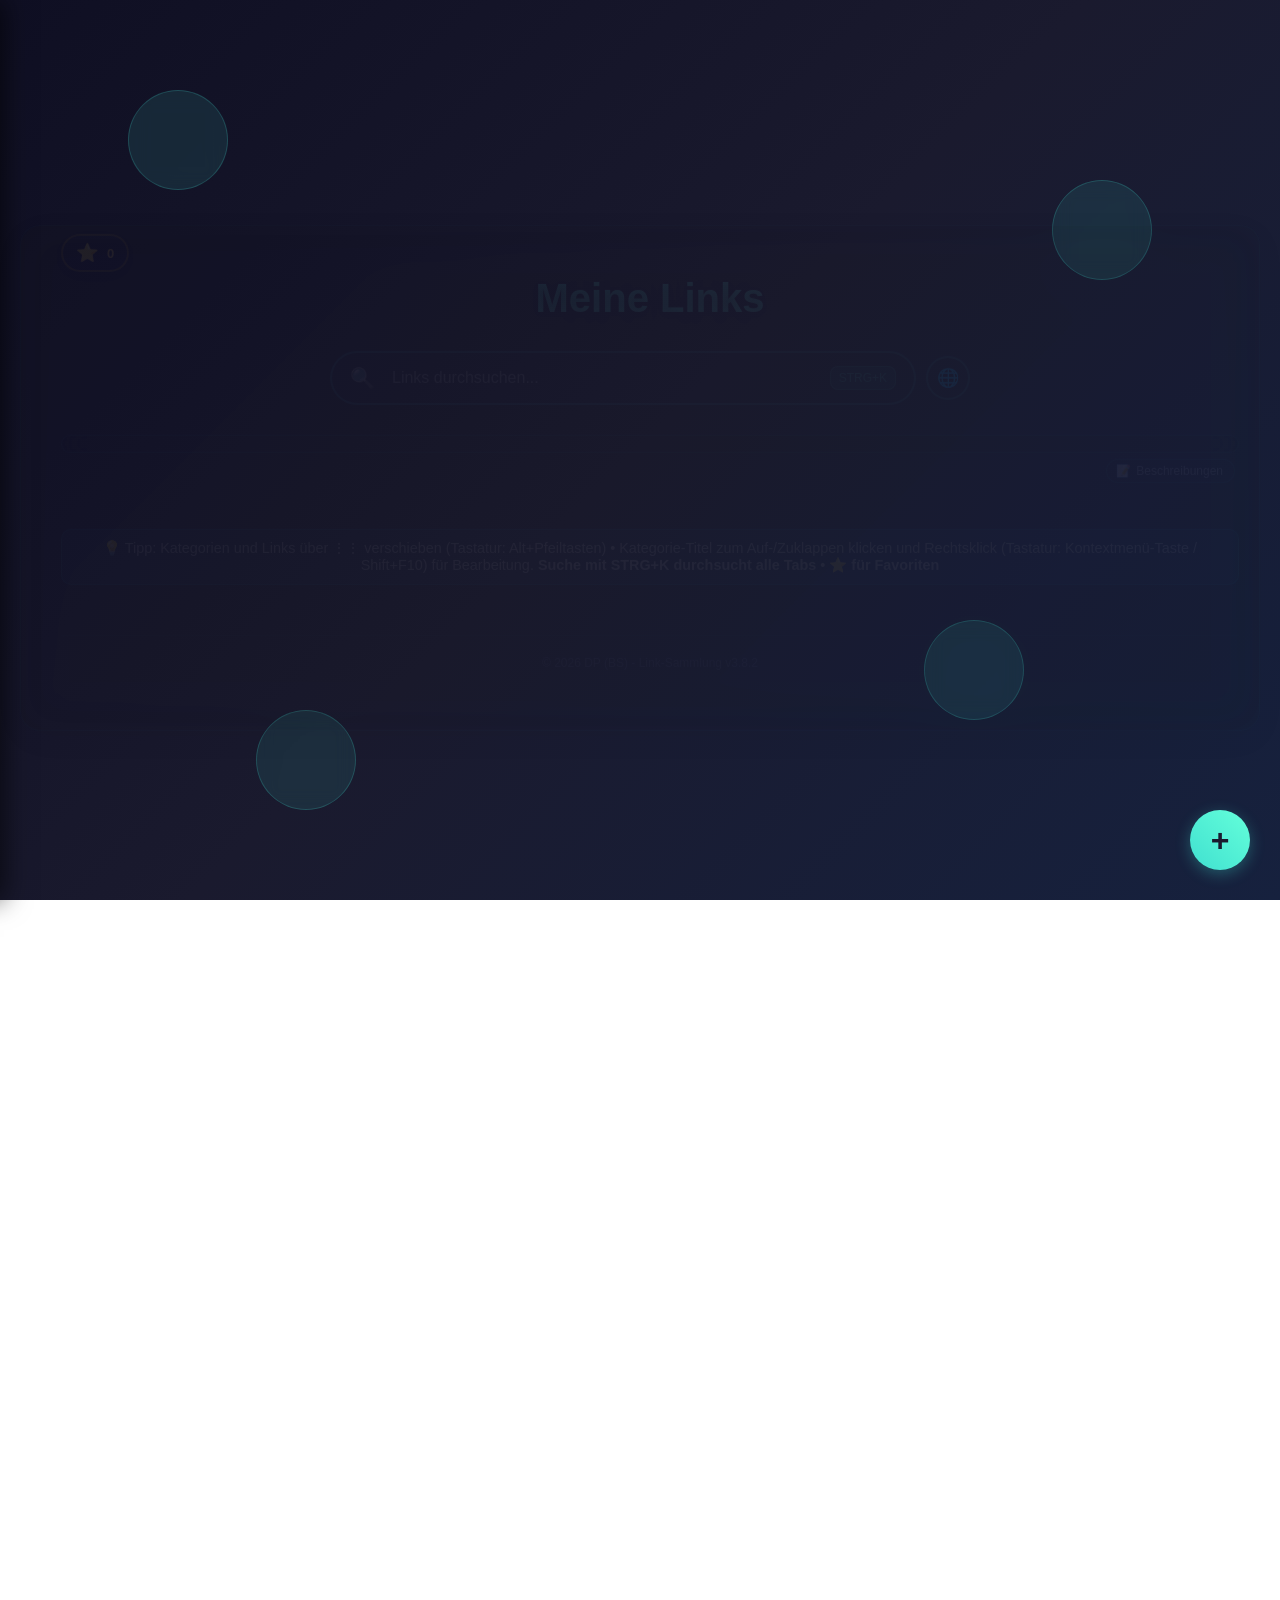
<file: index.html>
<!DOCTYPE html>
<html lang="de">
<head>
    <meta charset="UTF-8">
    <meta http-equiv="refresh" content="0; url=Linksammlung.html">
    <title>Linksammlung</title>
</head>
<body>
    <p>Weiterleitung zur <a href="Linksammlung.html">Linksammlung</a>…</p>
</body>
</html>
</file>
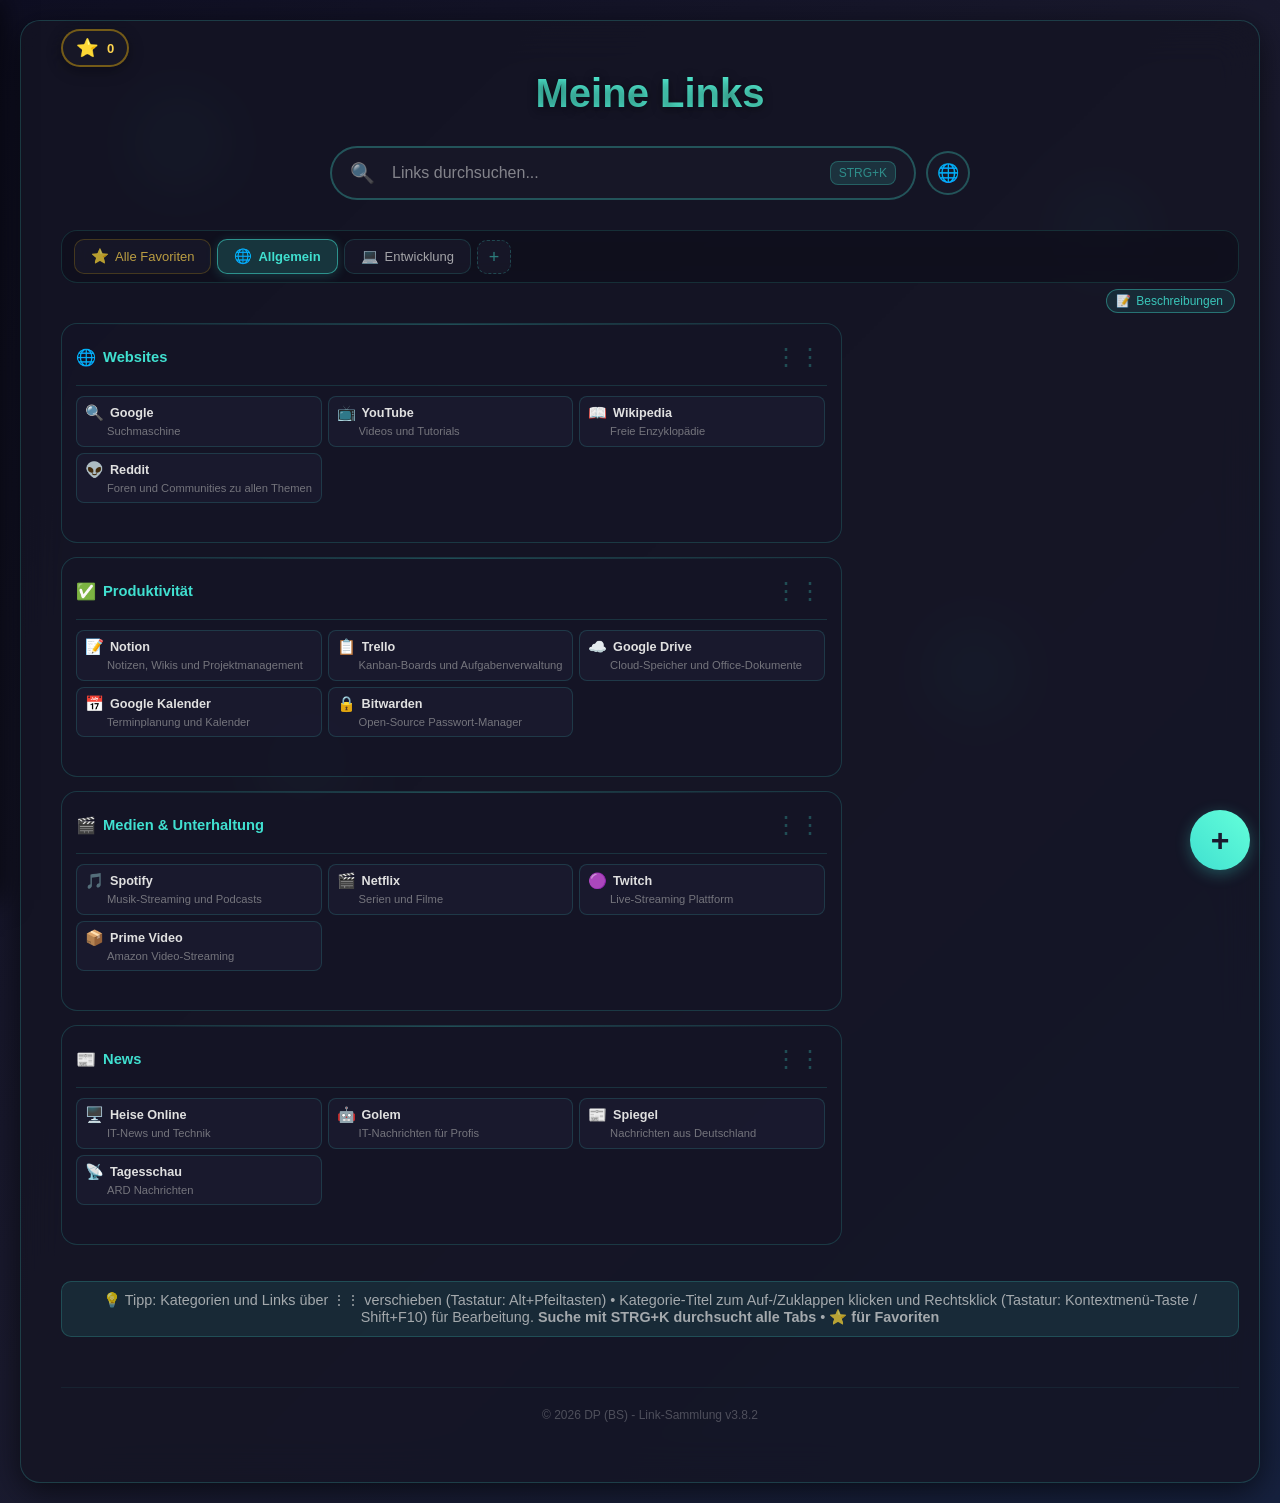
<file: Linksammlung.html>
<!DOCTYPE html>
<html lang="de">
<head>
    <meta charset="UTF-8">
    <meta name="viewport" content="width=device-width, initial-scale=1.0">
    <title>Meine Links</title>
    <link rel="stylesheet" href=".\CSS\styles.css">
</head>
<body>
    <div class="background-animation">
        <div class="floating-shapes"></div>
        <div class="floating-shapes"></div>
        <div class="floating-shapes"></div>
        <div class="floating-shapes"></div>
    </div>

    <div class="container">
        <!-- Top-Bar: Favoriten-Toggle + angepinnte Links -->
        <div class="top-bar">
            <button class="top-bar-fav-btn" id="favoritesToggle" onclick="toggleFavorites()" aria-label="Favoriten anzeigen">
                <span class="favorites-icon">⭐</span>
                <span class="favorites-count" id="favoritesCount">0</span>
            </button>
            <div class="top-bar-pinned" id="pinnedBar"></div>
        </div>

        <h1>Meine Links</h1>

        <!-- Suchleiste (global, über allen Tabs) -->
        <div class="search-container">
            <div style="position: relative;">
                <input type="text"
                       class="search-input"
                       id="searchInput"
                       placeholder="Links durchsuchen..."
                       autocomplete="off">
                <div class="search-shortcut">STRG+K</div>
                <span class="search-icon">🔍</span>
            </div>
            <button class="search-scope-btn" id="searchScopeBtn"
                    onclick="toggleSearchScope()"
                    aria-label="Suchbereich umschalten"
                    title="Alle Tabs durchsuchen (klicken: nur aktiver Tab)">🌐</button>
        </div>

        <!-- ================================================
             TAB-LEISTE + ANSICHTS-OPTIONEN
             ================================================ -->
        <div class="tab-bar" id="tabBar">
            <!-- Wird dynamisch durch tabs.js befüllt -->
        </div>

        <!-- Ansichts-Optionen (Beschreibungen-Toggle) -->
        <div class="view-options-bar">
            <button class="desc-toggle-btn" id="descriptionToggleBtn" onclick="toggleDescriptionMode()" title="Umschalten: Beschreibungen immer sichtbar / nur bei Hover anzeigen">
                <span id="descToggleIcon">📝</span>
                <span id="descToggleText">Beschreibungen</span>
            </button>
        </div>

        <!-- Versteckte File-Inputs -->
        <input type="file" id="fileInput"         accept=".json" onchange="importConfig(event)">
        <input type="file" id="linkFileInput"     accept=".json" onchange="importSingleLink(event)">
        <input type="file" id="categoryFileInput" accept=".json" onchange="importSingleCategory(event)">
        <input type="file" id="bookmarkFileInput" accept=".html,.htm" style="display:none;" onchange="importBrowserBookmarks(event)">

        <div id="categoriesContainer">
            <!-- Kategorien werden hier dynamisch eingefügt -->
        </div>
        <br>
        <br>
        <div class="drag-info">
            💡 Tipp:
            Kategorien und Links über ⋮⋮ verschieben (Tastatur: Alt+Pfeiltasten) • Kategorie-Titel zum Auf-/Zuklappen klicken und Rechtsklick (Tastatur: Kontextmenü-Taste / Shift+F10) für Bearbeitung.
            <strong>Suche mit STRG+K durchsucht alle Tabs</strong> • <strong>⭐ für Favoriten</strong>
        </div>

        <div class="copyright">
            © 2026 DP (BS) - Link-Sammlung v3.8.2
        </div>
    </div>

    <!-- ================================================
         SUCH-OVERLAY
         ================================================ -->
    <div class="search-overlay" id="searchOverlay">
        <div class="search-modal">
            <div class="search-modal-header">
                <input type="text"
                       class="search-modal-input"
                       id="searchModalInput"
                       placeholder="Links durchsuchen (alle Tabs)..."
                       autocomplete="off">
            </div>
            <div class="search-results" id="searchResults">
                <!-- Suchergebnisse werden hier eingefügt -->
            </div>
            <div class="search-footer">
                <div class="search-hints">
                    <div class="search-hint">
                        <span class="search-hint-key">↵</span>
                        <span>Öffnen</span>
                    </div>
                    <div class="search-hint">
                        <span class="search-hint-key">↑↓</span>
                        <span>Navigieren</span>
                    </div>
                    <div class="search-hint">
                        <span class="search-hint-key">ESC</span>
                        <span>Schließen</span>
                    </div>
                </div>
                <div class="search-stats" id="searchStats">
                    <!-- Statistiken werden hier eingefügt -->
                </div>
            </div>
        </div>
    </div>

    <!-- Toast-Notification -->
    <div class="status-message" id="statusMessage"></div>

    <!-- ================================================
         HAUPTMENÜ (+ Button)
         ================================================ -->
    <div class="menu-submenu" id="menuSubmenu">

        <div class="submenu-section">
            <div class="submenu-section-title">📝 Hinzufügen</div>
            <div class="submenu-list">
                <div class="submenu-item primary" onclick="openModal()">
                    <span>➕</span> Neuen Link hinzufügen
                </div>
                <div class="submenu-item" onclick="openCategoryModal()">
                    <span>📁</span> Neue Kategorie erstellen
                </div>
            </div>
        </div>

        <div class="submenu-section">
            <div class="submenu-section-title">👁️ Ansicht</div>
            <div class="submenu-list">
                <div class="submenu-item" onclick="expandAllCategories()">
                    <span>📖</span> Alle Kategorien aufklappen
                </div>
                <div class="submenu-item" onclick="collapseAllCategories()">
                    <span>📋</span> Alle Kategorien zuklappen
                </div>
            </div>
        </div>

        <div class="submenu-section">
            <div class="submenu-section-title">📥 Importieren</div>
            <div class="submenu-list">
                <div class="submenu-item" onclick="document.getElementById('fileInput').click()">
                    <span>📂</span> Konfiguration laden
                </div>
                <div class="submenu-item" onclick="document.getElementById('categoryFileInput').click()">
                    <span>📁</span> Kategorie importieren
                </div>
                <div class="submenu-item" onclick="document.getElementById('linkFileInput').click()">
                    <span>🔗</span> Link importieren
                </div>
                <div class="submenu-item" onclick="document.getElementById('bookmarkFileInput').click()">
                    <span>🌐</span> Browser-Lesezeichen
                </div>
            </div>
        </div>

        <div class="submenu-section">
            <div class="submenu-section-title">💾 Exportieren</div>
            <div class="submenu-list">
                <div class="submenu-item" onclick="exportConfig()">
                    <span>💾</span> Konfiguration exportieren
                </div>
                <div class="submenu-item" onclick="previewDefaultConfig()">
                    <span>💫</span> Default-Config (Tab)
                </div>
                <div class="submenu-item" onclick="previewAllDefaultConfigs()">
                    <span>📦</span> Alle Default-Configs
                </div>
            </div>
        </div>

        <div class="submenu-section">
            <div class="submenu-section-title">🛠️ Verwaltung</div>
            <div class="submenu-list">
                <div class="submenu-item" onclick="openLinkOverview()">
                    <span>📋</span> Alle Links (Übersicht)
                </div>
                <div class="submenu-item" onclick="openDuplicatesModal()">
                    <span>🔍</span> Duplikate prüfen
                </div>
            </div>
        </div>

        <div class="submenu-section">
            <div class="submenu-item danger" onclick="resetToDefault()">
                <span>🔄</span> Auf Standard zurücksetzen
            </div>
        </div>

    </div>

    <button class="add-link" id="mainMenuButton" onclick="toggleMenu()" aria-label="Menü" aria-haspopup="menu" aria-expanded="false">+</button>

    <!-- ================================================
         KONTEXT-MENÜS
         ================================================ -->
    <div class="context-menu" id="contextMenu">
        <div class="context-menu-item" onclick="toggleLinkFavorite()">
            <span id="favoriteToggleIcon">⭐</span> <span id="favoriteToggleText">Als Favorit setzen</span>
        </div>
        <div class="context-menu-item" onclick="toggleLinkPinned()">
            <span id="pinnedToggleIcon">📌</span> <span id="pinnedToggleText">Anpinnen</span>
        </div>
        <div class="context-menu-item" onclick="editLink()">
            <span>✏️</span> Bearbeiten
        </div>
        <div class="context-menu-item" onclick="openMoveLinkModal()">
            <span>🔀</span> In Tab verschieben
        </div>
        <div class="context-menu-item export" onclick="exportSingleLink()">
            <span>📤</span> Exportieren
        </div>
        <div class="context-menu-item delete" onclick="deleteLink()">
            <span>🗑️</span> Löschen
        </div>
    </div>

    <div class="context-menu" id="categoryContextMenu">
        <div class="context-menu-item" onclick="editCategory()">
            <span>✏️</span> Kategorie bearbeiten
        </div>
        <div class="context-menu-item toggle" onclick="toggleCategoryFromContext()">
            <span>👁️</span> Kategorie auf-/zuklappen
        </div>
        <div class="context-menu-item" onclick="openMoveCategoryModal()">
            <span>🔀</span> In Tab verschieben
        </div>
        <div class="context-menu-item export" onclick="exportSingleCategory()">
            <span>📤</span> Kategorie exportieren
        </div>
        <div class="context-menu-item delete" onclick="deleteCategory()">
            <span>🗑️</span> Kategorie löschen
        </div>
    </div>

    <!-- Tab-Kontext-Menü (Rechtsklick auf Tab) -->
    <div class="context-menu" id="tabContextMenu">
        <div class="context-menu-item" onclick="renameTabFromContext()">
            <span>✏️</span> Tab umbenennen
        </div>
        <div class="context-menu-item" id="tabContextHide" onclick="toggleTabVisibilityFromContext()">
            <span>👁️</span> <span id="tabContextHideLabel">Tab ausblenden</span>
        </div>
        <div class="context-menu-item" onclick="openMergeTabModal()">
            <span>🔀</span> Mit Tab zusammenführen
        </div>
        <div class="context-menu-item delete" id="tabContextDelete" onclick="deleteTabFromContext()">
            <span>🗑️</span> Tab löschen
        </div>
    </div>

    <!-- ================================================
         MODALS
         ================================================ -->

    <!-- Link hinzufügen / bearbeiten -->
    <div class="modal" id="linkModal">
        <div class="modal-content">
            <h2>Neuen Link hinzufügen</h2>
            <form id="linkForm">
                <div class="form-group" id="linkCategoryGroup">
                    <label>Kategorie</label>
                    <select id="linkCategory" required>
                        <option value="">Kategorie auswählen</option>
                    </select>
                </div>
                <div class="form-group">
                    <label>Titel</label>
                    <input type="text" id="linkTitle" placeholder="Link-Titel" required>
                </div>
                <div class="form-group">
                    <label>URL</label>
                    <input type="url" id="linkUrl" placeholder="https://example.com" required>
                </div>
                <div class="form-group">
                    <label>Beschreibung</label>
                    <textarea id="linkDescription" placeholder="Kurze Beschreibung" rows="3"></textarea>
                </div>
                <div class="form-group">
                    <label>Icon (Emoji) <span style="color: rgba(224, 224, 224, 0.6); font-size: 0.9em;">(optional)</span></label>
                    <div class="emoji-input-container">
                        <input type="text" id="linkIcon" placeholder="🔗 (Standard)" maxlength="2">
                        <div class="emoji-trigger" onclick="toggleEmojiPicker('linkIcon')">😊</div>
                    </div>
                    <div class="emoji-picker" id="linkIconPicker">
                        <div class="emoji-picker-header">
                            <input type="text" class="emoji-search" placeholder="Emoji suchen..." onkeyup="searchEmojis(this.value, 'linkIconPicker')">
                            <div class="emoji-categories" id="linkIconCategories"></div>
                        </div>
                        <div class="emoji-grid" id="linkIconGrid"></div>
                    </div>
                </div>
                <div class="form-group">
                    <label style="margin-bottom: 12px;">Favoriten-Einstellung</label>
                    <div class="favorites-checkbox-group" id="favoritesGroup">
                        <input type="checkbox" id="linkFavorite" class="hidden-checkbox">
                        <div class="custom-checkbox"></div>
                        <label for="linkFavorite" class="favorites-label-content">
                            <span class="favorites-icon">⭐</span>
                            <div class="favorites-text">Als Favorit setzen</div>
                        </label>
                    </div>
                </div>
                <div class="form-buttons">
                    <button type="button" class="btn btn-secondary" onclick="closeModal()">Abbrechen</button>
                    <button type="submit" class="btn btn-primary">Hinzufügen</button>
                </div>
            </form>
        </div>
    </div>

    <!-- Kategorie erstellen / bearbeiten -->
    <div class="modal" id="categoryModal">
        <div class="modal-content">
            <h2>Neue Kategorie erstellen</h2>
            <form id="categoryForm">
                <div class="form-group">
                    <label>Kategorie-Name</label>
                    <input type="text" id="categoryTitle" placeholder="z.B. Entwicklung, Tools, etc." required>
                </div>
                <div class="form-group">
                    <label>Icon (Emoji) <span style="color: rgba(224, 224, 224, 0.6); font-size: 0.9em;">(optional)</span></label>
                    <div class="emoji-input-container">
                        <input type="text" id="categoryIcon" placeholder="📁 (Standard)" maxlength="2">
                        <div class="emoji-trigger" onclick="toggleEmojiPicker('categoryIcon')">😊</div>
                    </div>
                    <div class="emoji-picker" id="categoryIconPicker">
                        <div class="emoji-picker-header">
                            <input type="text" class="emoji-search" placeholder="Emoji suchen..." onkeyup="searchEmojis(this.value, 'categoryIconPicker')">
                            <div class="emoji-categories" id="categoryIconCategories"></div>
                        </div>
                        <div class="emoji-grid" id="categoryIconGrid"></div>
                    </div>
                </div>
                <div class="form-buttons">
                    <button type="button" class="btn btn-secondary" onclick="closeCategoryModal()">Abbrechen</button>
                    <button type="submit" class="btn btn-primary">Erstellen</button>
                </div>
            </form>
        </div>
    </div>

    <!-- Kategorie auswählen (beim Link-Import) -->
    <div class="modal" id="categorySelectModal">
        <div class="modal-content">
            <h2>Kategorie auswählen</h2>
            <p id="categorySelectMessage">Wählen Sie eine Kategorie für den zu importierenden Link:</p>
            <div class="form-group">
                <label>Link-Titel</label>
                <input type="text" id="importLinkTitle" readonly>
            </div>
            <div class="form-group">
                <label>Link-URL</label>
                <input type="text" id="importLinkUrl" readonly>
            </div>
            <div class="form-group">
                <label>Zielkategorie / Option</label>
                <select id="importLinkCategory" required onchange="toggleNewCategoryFields()">
                    <option value="">Option auswählen</option>
                    <option value="__new__">📁 Neue Kategorie erstellen</option>
                </select>
            </div>
            <div id="newCategoryFields" style="display: none;">
                <div class="form-group">
                    <label>Neuer Kategorie-Name</label>
                    <input type="text" id="newCategoryTitle" placeholder="z.B. Neue Kategorie">
                </div>
                <div class="form-group">
                    <label>Kategorie-Icon <span style="color: rgba(224, 224, 224, 0.6); font-size: 0.9em;">(optional)</span></label>
                    <div class="emoji-input-container">
                        <input type="text" id="newCategoryIcon" placeholder="📁 (Standard)" maxlength="2">
                        <div class="emoji-trigger" onclick="toggleEmojiPicker('newCategoryIcon')">😊</div>
                    </div>
                    <div class="emoji-picker" id="newCategoryIconPicker">
                        <div class="emoji-picker-header">
                            <input type="text" class="emoji-search" placeholder="Emoji suchen..." onkeyup="searchEmojis(this.value, 'newCategoryIconPicker')">
                            <div class="emoji-categories" id="newCategoryIconCategories"></div>
                        </div>
                        <div class="emoji-grid" id="newCategoryIconGrid"></div>
                    </div>
                </div>
            </div>
            <div class="form-buttons">
                <button type="button" class="btn btn-secondary" onclick="closeCategorySelectModal()">Abbrechen</button>
                <button type="button" class="btn btn-primary" onclick="confirmLinkImport()">Importieren</button>
            </div>
        </div>
    </div>

    <!-- Leere Kategorie -->
    <div class="modal" id="emptyCategoryModal">
        <div class="modal-content">
            <h2>🗑️ Leere Kategorie gefunden</h2>
            <div id="emptyCategoryMessage" style="margin-bottom: 20px;"></div>
            <div class="form-buttons">
                <button type="button" class="btn btn-secondary" onclick="handleEmptyCategoryDecision(false)">
                    <span>📁</span> Kategorie behalten
                </button>
                <button type="button" class="btn btn-primary" onclick="handleEmptyCategoryDecision(true)">
                    <span>🗑️</span> Kategorie löschen
                </button>
            </div>
        </div>
    </div>

    <!-- Neuen Tab hinzufügen -->
    <div class="modal" id="addTabModal">
        <div class="modal-content" style="max-width: 450px;">
            <h2>Neuen Tab hinzufügen</h2>
            <div class="form-group">
                <label>Tab-Name</label>
                <input type="text" id="newTabLabel" placeholder="z.B. Gaming, Projekte, ..." maxlength="30">
            </div>
            <div class="form-group">
                <label>Icon (Emoji) <span style="color: rgba(224, 224, 224, 0.6); font-size: 0.9em;">(optional)</span></label>
                <div class="emoji-input-container">
                    <input type="text" id="newTabIcon" placeholder="📋 (Standard)" maxlength="2">
                    <div class="emoji-trigger" onclick="toggleEmojiPicker('newTabIcon')">😊</div>
                    <div class="emoji-picker" id="newTabIconPicker">
                        <div class="emoji-picker-header">
                            <input type="text" class="emoji-search" placeholder="Emoji suchen..." onkeyup="searchEmojis(this.value, 'newTabIconPicker')">
                            <div class="emoji-categories" id="newTabIconCategories"></div>
                        </div>
                        <div class="emoji-grid" id="newTabIconGrid"></div>
                    </div>
                </div>
            </div>
            <div class="form-buttons">
                <button type="button" class="btn btn-secondary" onclick="closeAddTabModal()">Abbrechen</button>
                <button type="button" class="btn btn-primary" onclick="confirmAddTab()">Tab erstellen</button>
            </div>
        </div>
    </div>

    <!-- Tab umbenennen -->
    <div class="modal" id="renameTabModal">
        <div class="modal-content" style="max-width: 450px;">
            <h2>Tab umbenennen</h2>
            <input type="hidden" id="renameTabId">
            <div class="form-group">
                <label>Neuer Name</label>
                <input type="text" id="renameTabLabel" placeholder="Tab-Name" maxlength="30">
            </div>
            <div class="form-group">
                <label>Icon (Emoji)</label>
                <div class="emoji-input-container">
                    <input type="text" id="renameTabIcon" placeholder="📋" maxlength="2">
                    <div class="emoji-trigger" onclick="toggleEmojiPicker('renameTabIcon')">😊</div>
                    <div class="emoji-picker" id="renameTabIconPicker">
                        <div class="emoji-picker-header">
                            <input type="text" class="emoji-search" placeholder="Emoji suchen..." onkeyup="searchEmojis(this.value, 'renameTabIconPicker')">
                            <div class="emoji-categories" id="renameTabIconCategories"></div>
                        </div>
                        <div class="emoji-grid" id="renameTabIconGrid"></div>
                    </div>
                </div>
            </div>
            <div class="form-buttons">
                <button type="button" class="btn btn-secondary" onclick="closeRenameTabModal()">Abbrechen</button>
                <button type="button" class="btn btn-primary" onclick="confirmRenameTab()">Speichern</button>
            </div>
        </div>
    </div>

    <!-- Browser-Lesezeichen importieren -->
    <div class="modal" id="bookmarkImportModal">
        <div class="modal-content" style="max-width: 700px;">
            <h2><span class="modal-emoji">🌐</span> Browser-Lesezeichen importieren</h2>
            <div class="bm-stats" id="bmStats"></div>
            <div class="bm-import-tree" id="bmImportTree"></div>
            <div id="bmRootLinksSection"></div>
            <div class="form-buttons">
                <button type="button" class="btn btn-secondary" onclick="closeBookmarkImportModal()">Abbrechen</button>
                <button type="button" class="btn btn-primary" onclick="confirmBookmarkImport()">
                    <span>📥</span> <span id="bmImportBtnText">Importieren</span>
                </button>
            </div>
        </div>
    </div>

    <!-- Link in anderen Tab verschieben -->
    <div class="modal" id="moveLinkModal" style="display:none;">
        <div class="modal-content" style="max-width:460px;">
            <h2><span class="modal-emoji">🔀</span> Link verschieben</h2>
            <p class="move-modal-info" id="moveLinkInfo"></p>
            <div class="form-group">
                <label>Ziel-Tab</label>
                <select class="form-input" id="moveLinkTargetTab" onchange="updateMoveLinkCategories()"></select>
            </div>
            <div class="form-group">
                <label>Ziel-Kategorie</label>
                <select class="form-input" id="moveLinkTargetCat" onchange="toggleMoveLinkNewCat()"></select>
            </div>
            <div class="form-group" id="moveLinkNewCatGroup" style="display:none;">
                <label>Name der neuen Kategorie</label>
                <input type="text" class="form-input" id="moveLinkNewCatName" placeholder="Kategorie-Name">
            </div>
            <div class="form-buttons">
                <button type="button" class="btn btn-secondary" onclick="closeMoveLinkModal()">Abbrechen</button>
                <button type="button" class="btn btn-primary" onclick="confirmMoveLink()">Verschieben</button>
            </div>
        </div>
    </div>

    <!-- Tabs zusammenführen -->
    <div class="modal" id="mergeTabModal" style="display:none;">
        <div class="modal-content" style="max-width:460px;">
            <h2><span class="modal-emoji">🔀</span> Tabs zusammenführen</h2>
            <p class="move-modal-info">
                Tab <strong id="mergeTabSourceName"></strong> wird aufgelöst und alle Kategorien
                in den Ziel-Tab eingefügt. Gleichnamige Kategorien werden zusammengeführt.
            </p>
            <div class="form-group">
                <label>Zusammenführen mit</label>
                <select class="form-input" id="mergeTabTarget"></select>
            </div>
            <div class="form-buttons">
                <button type="button" class="btn btn-secondary" onclick="closeMergeTabModal()">Abbrechen</button>
                <button type="button" class="btn btn-primary btn-danger-confirm" onclick="confirmMergeTab()">Zusammenführen</button>
            </div>
        </div>
    </div>

    <!-- Kategorie in anderen Tab verschieben -->
    <div class="modal" id="moveCategoryModal" style="display:none;">
        <div class="modal-content" style="max-width:460px;">
            <h2><span class="modal-emoji">🔀</span> Kategorie verschieben</h2>
            <p class="move-modal-info" id="moveCategoryInfo"></p>
            <div class="form-group">
                <label>Ziel-Tab</label>
                <select class="form-input" id="moveCategoryTargetTab"></select>
            </div>
            <div class="form-buttons">
                <button type="button" class="btn btn-secondary" onclick="closeMoveCategoryModal()">Abbrechen</button>
                <button type="button" class="btn btn-primary" onclick="confirmMoveCategory()">Verschieben</button>
            </div>
        </div>
    </div>

    <!-- Hinweis nach Default-Config-Export (Inhalt wird in _showSnippetHint() gesetzt) -->
    <div class="modal" id="snippetHintModal" style="display:none;">
        <div class="modal-content" style="max-width:520px;">
            <h2 id="snippetHintTitle"><span class="modal-emoji">📋</span> Config-Datei ablegen</h2>
            <p id="snippetHintDesc" style="color:rgba(255,255,255,0.75);font-size:13px;margin-bottom:12px;"></p>
            <div class="snippet-hint-box" id="snippetHintBox">
                <code id="snippetHintCode"></code>
                <button class="snippet-copy-btn" onclick="copySnippetHint()" title="Kopieren" aria-label="Kopieren">⎘</button>
            </div>
            <div class="form-buttons" style="margin-top:16px;">
                <button type="button" class="btn btn-primary" onclick="closeSnippetHintModal()">Verstanden</button>
            </div>
        </div>
    </div>

    <!-- Favoriten-Seitenleiste -->
    <div class="favorites-overlay" id="favoritesOverlay"></div>
    <div class="favorites-sidebar" id="favoritesSidebar">
        <div class="favorites-sidebar-header">
            <div class="favorites-sidebar-title">
                <span class="favorites-header-icon">⭐</span>
                <span class="favorites-header-text">Meine Favoriten</span>
            </div>
            <button class="favorites-close-btn" onclick="toggleFavorites()" aria-label="Favoriten schließen">✕</button>
        </div>
        <div class="favorites-sidebar-content" id="favoritesContent">
            <!-- Favoriten werden hier dynamisch eingefügt -->
        </div>
    </div>

    <!-- ========================================
         SCRIPTS: KONFIGURATION + MODULE
         ======================================== -->

    <!-- Standard-Konfiguration laden (Fallback für Backward-Kompatibilität) -->
    <script src=".\Config\default-config.js"></script>

    <!-- Dynamische Tab-Configs: Liste in Config/tabs.js, jede Datei registriert sich als Tab.
         Neuer Tab: Datei in Config/ ablegen + Dateinamen in Config/tabs.js eintragen
         (hier im HTML muss nichts mehr geändert werden). -->
    <script src="Config/tabs.js"></script>
    <script src="JS/config-files-loader.js"></script>

    <!-- Emoji-Datenbank laden -->
    <script src=".\JS\emoji-database.js"></script>

    <!-- Module (Reihenfolge beachten: Abhängigkeiten zuerst) -->
    <script src=".\JS\config.js"></script>
    <script src=".\JS\tabs.js"></script>
    <script src=".\JS\favorites.js"></script>
    <script src=".\JS\search.js"></script>
    <script src=".\JS\categories.js"></script>
    <script src=".\JS\links.js"></script>
    <script src=".\JS\import-export.js"></script>
    <script src=".\JS\drag-drop.js"></script>
    <script src=".\JS\ui.js"></script>
    <script src=".\JS\emoji.js"></script>
    <script src=".\JS\pinned.js"></script>
    <script src=".\JS\link-overview.js"></script>
    <script src=".\JS\a11y.js"></script>

    <!-- Initialisierung -->
    <script src=".\JS\script.js"></script>

    <!-- Willkommensdialog beim ersten Start -->
    <script src=".\JS\welcome-config-loader.js"></script>
</body>
</html>
</file>
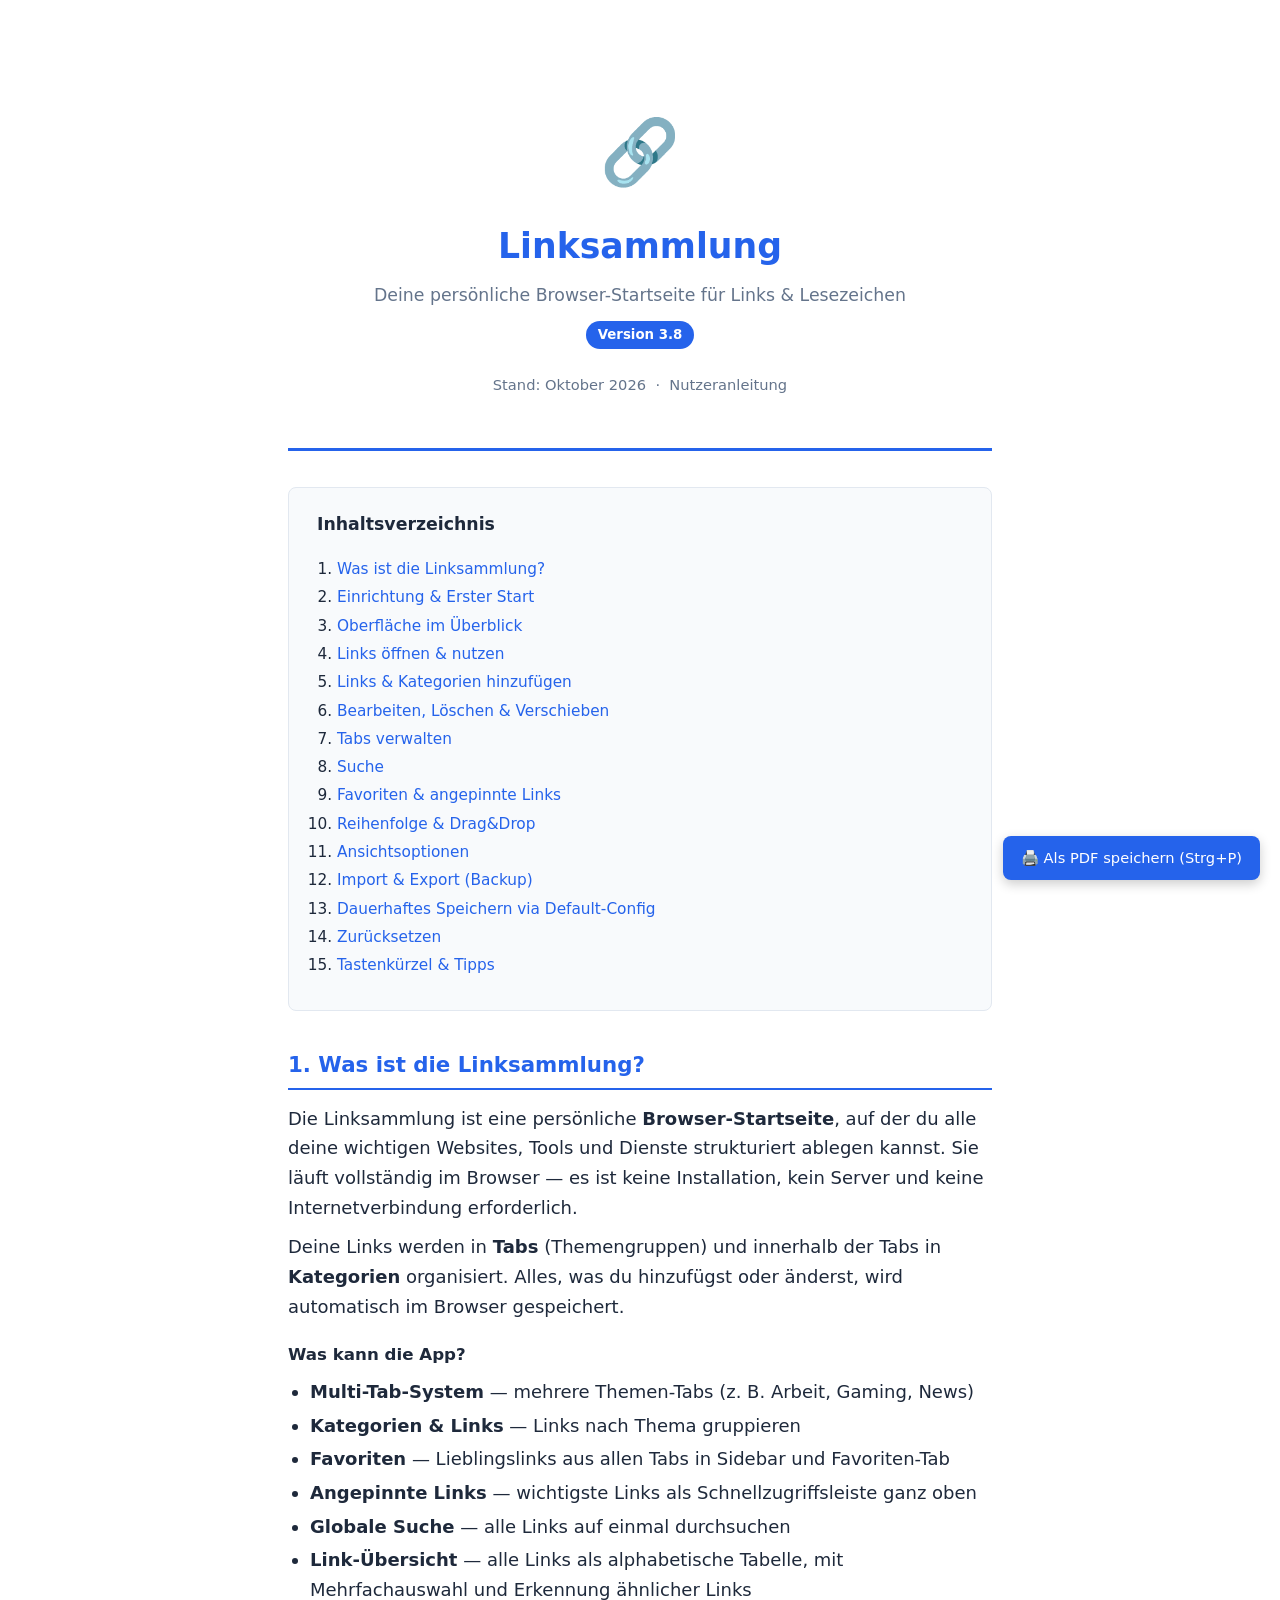
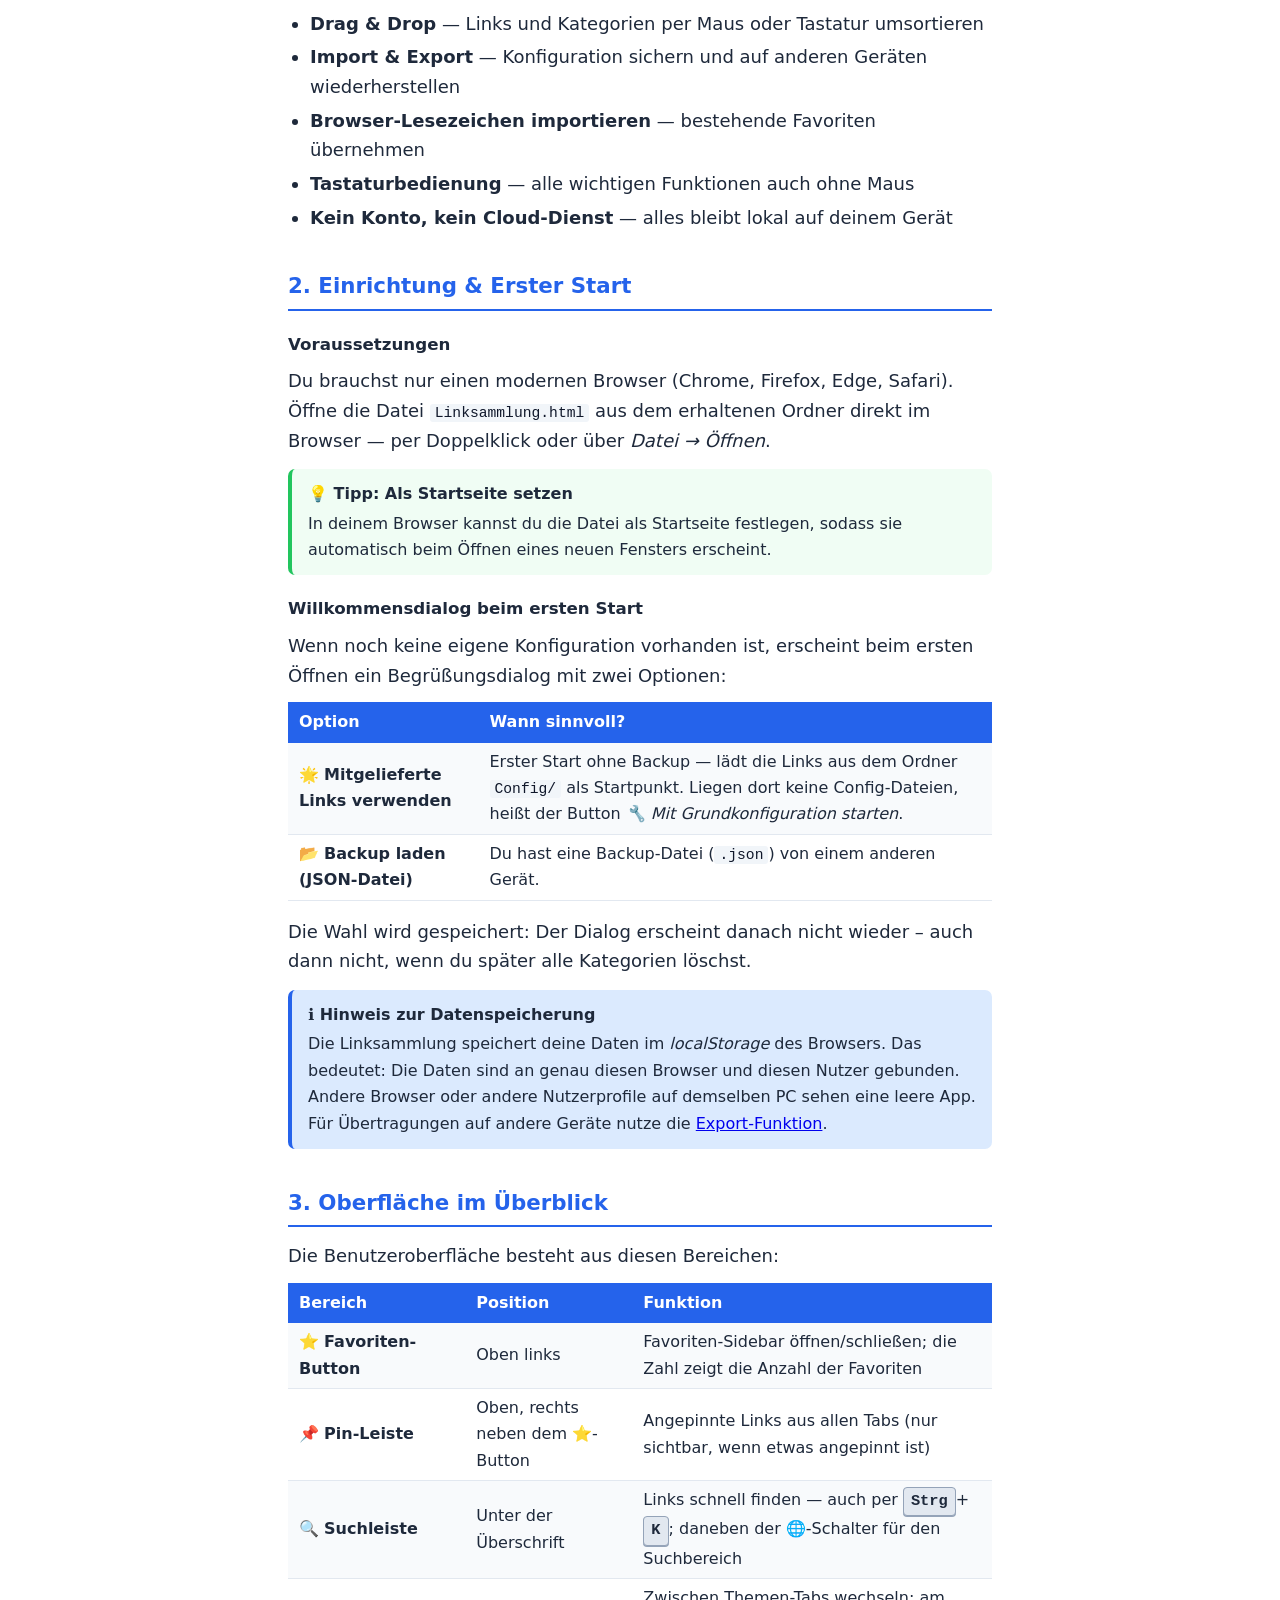
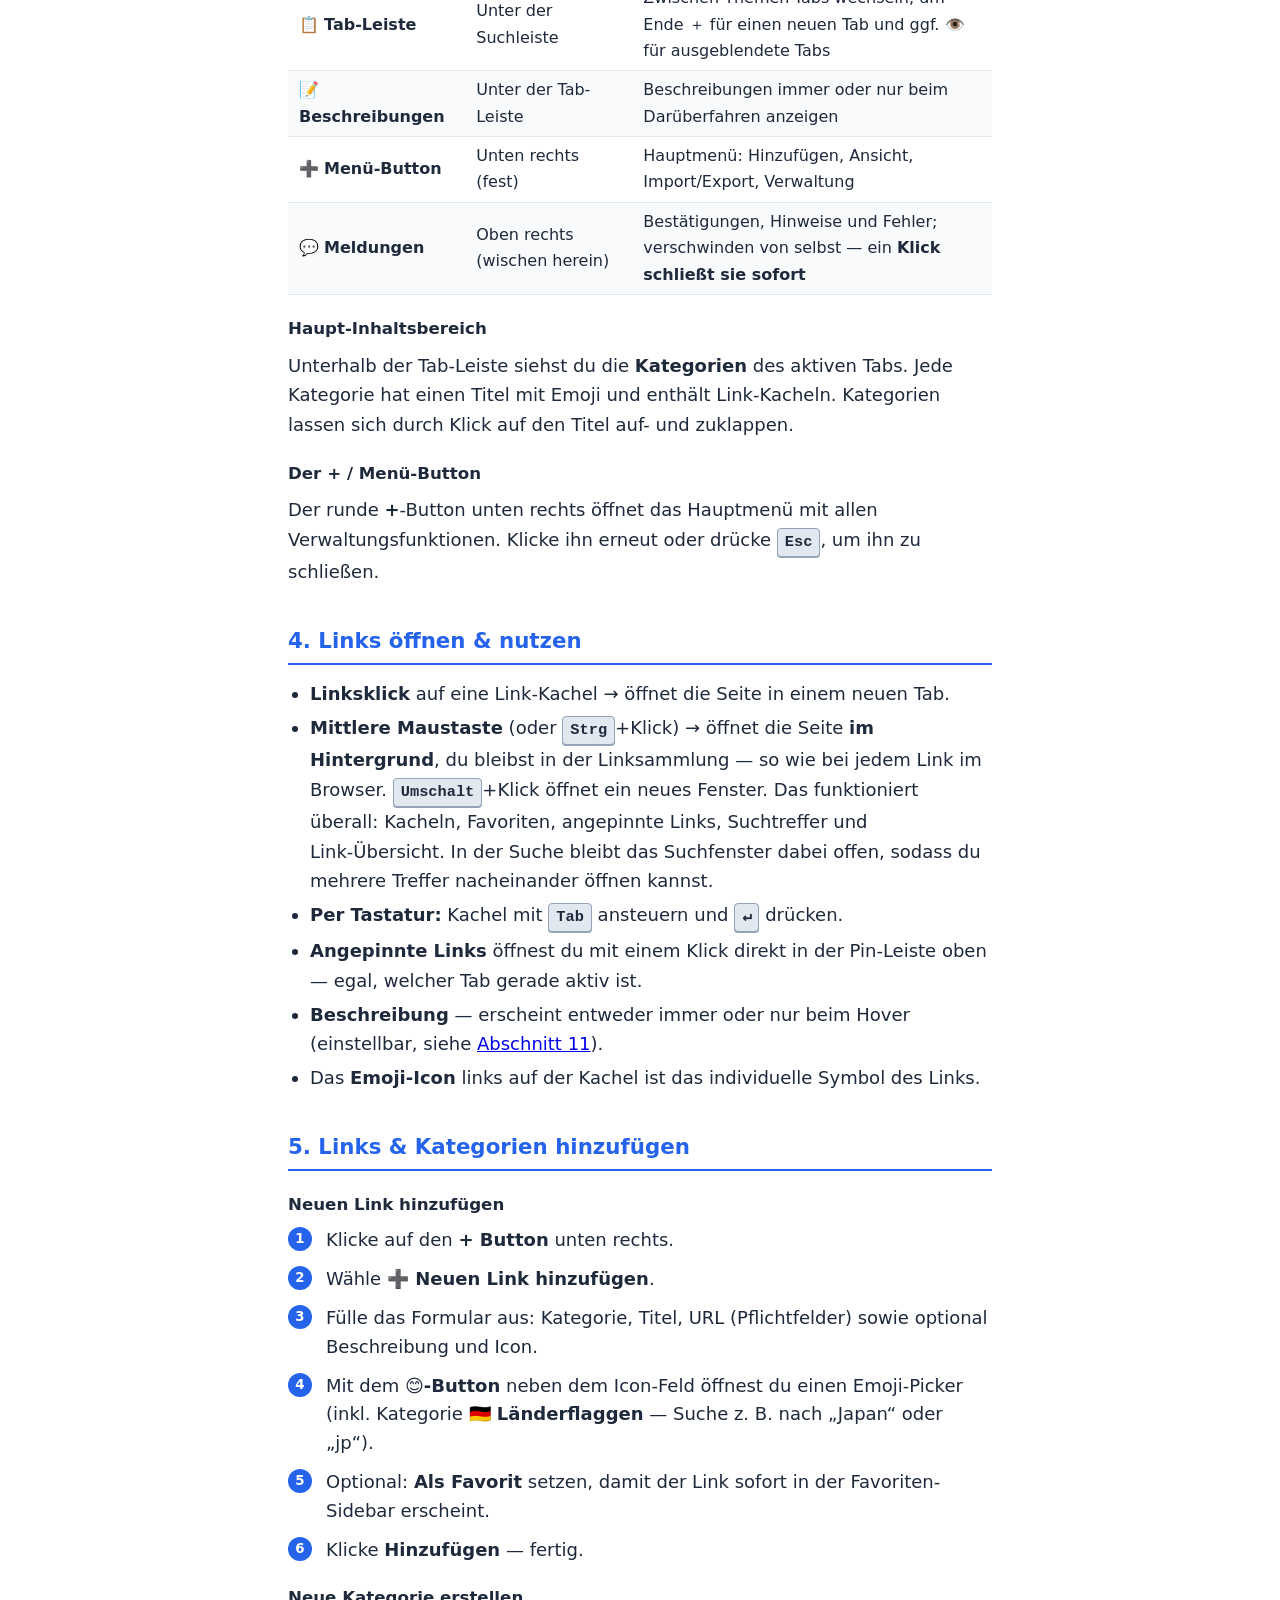
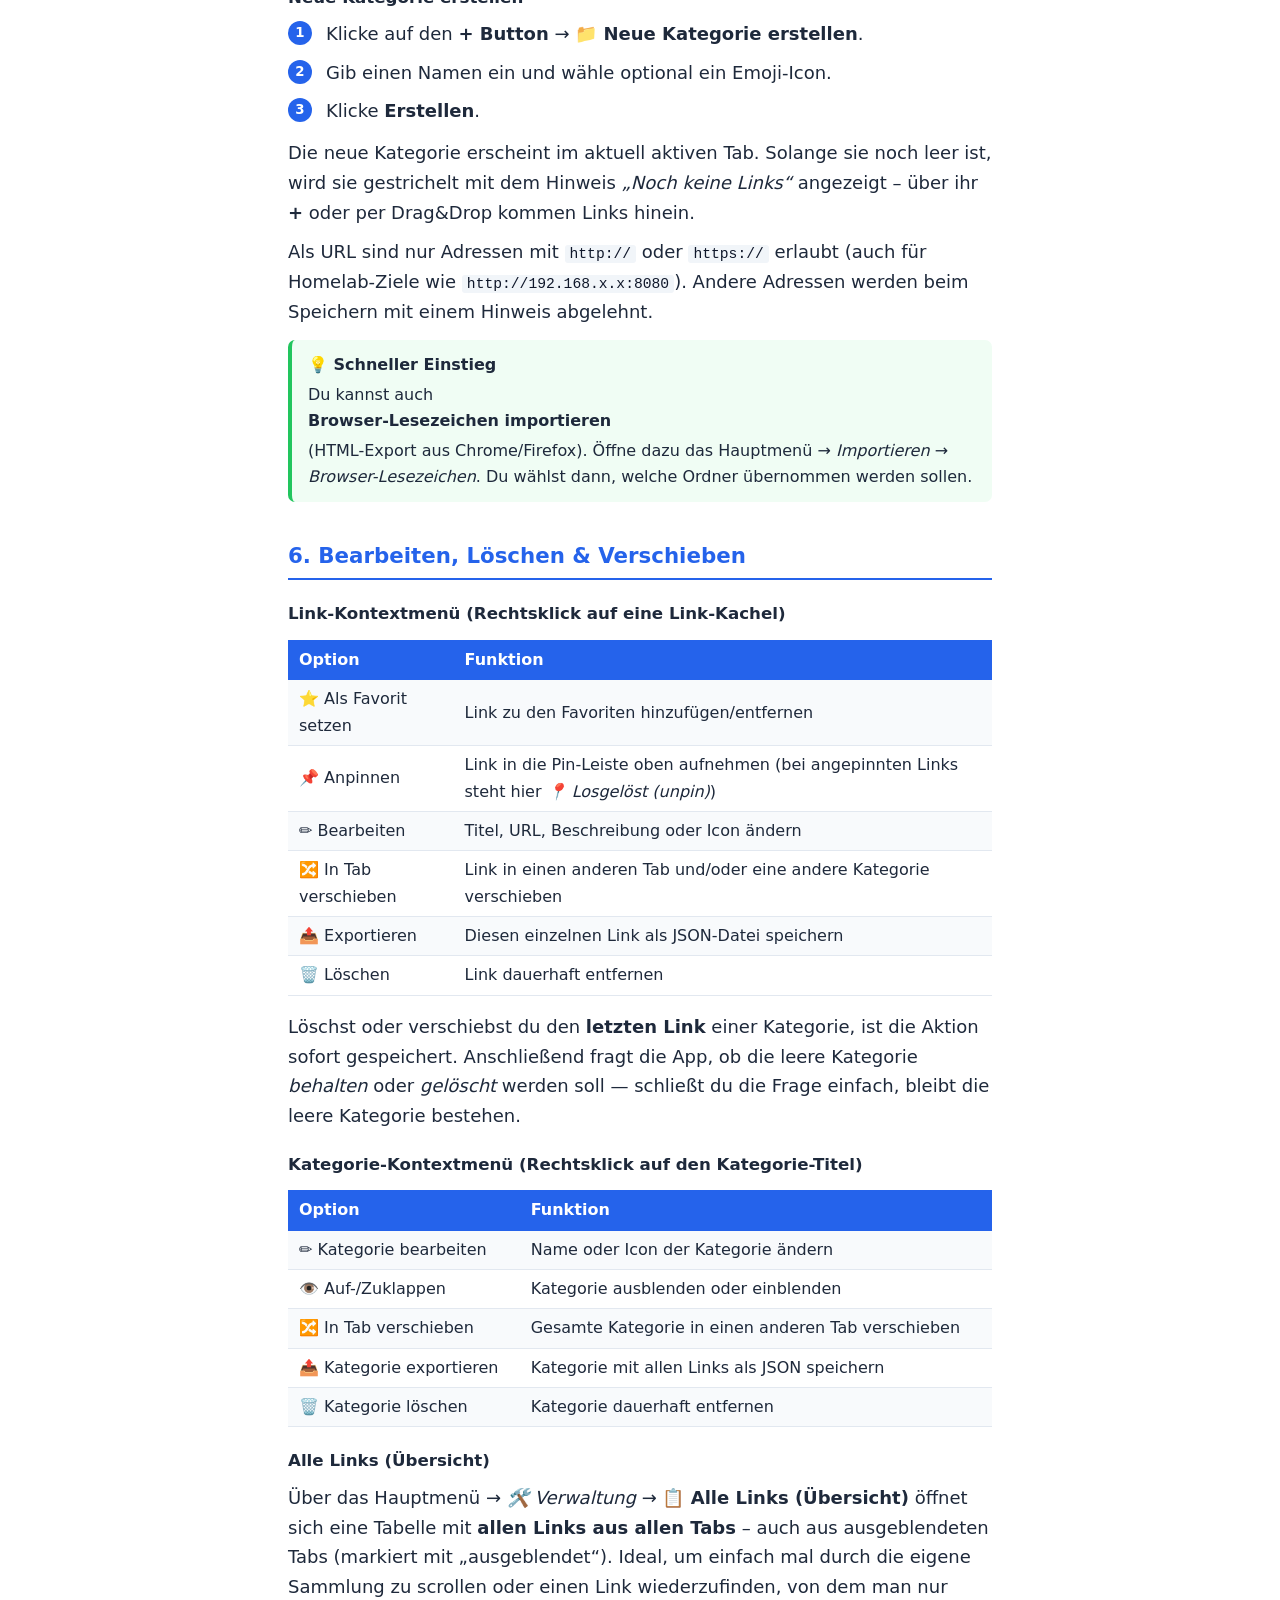
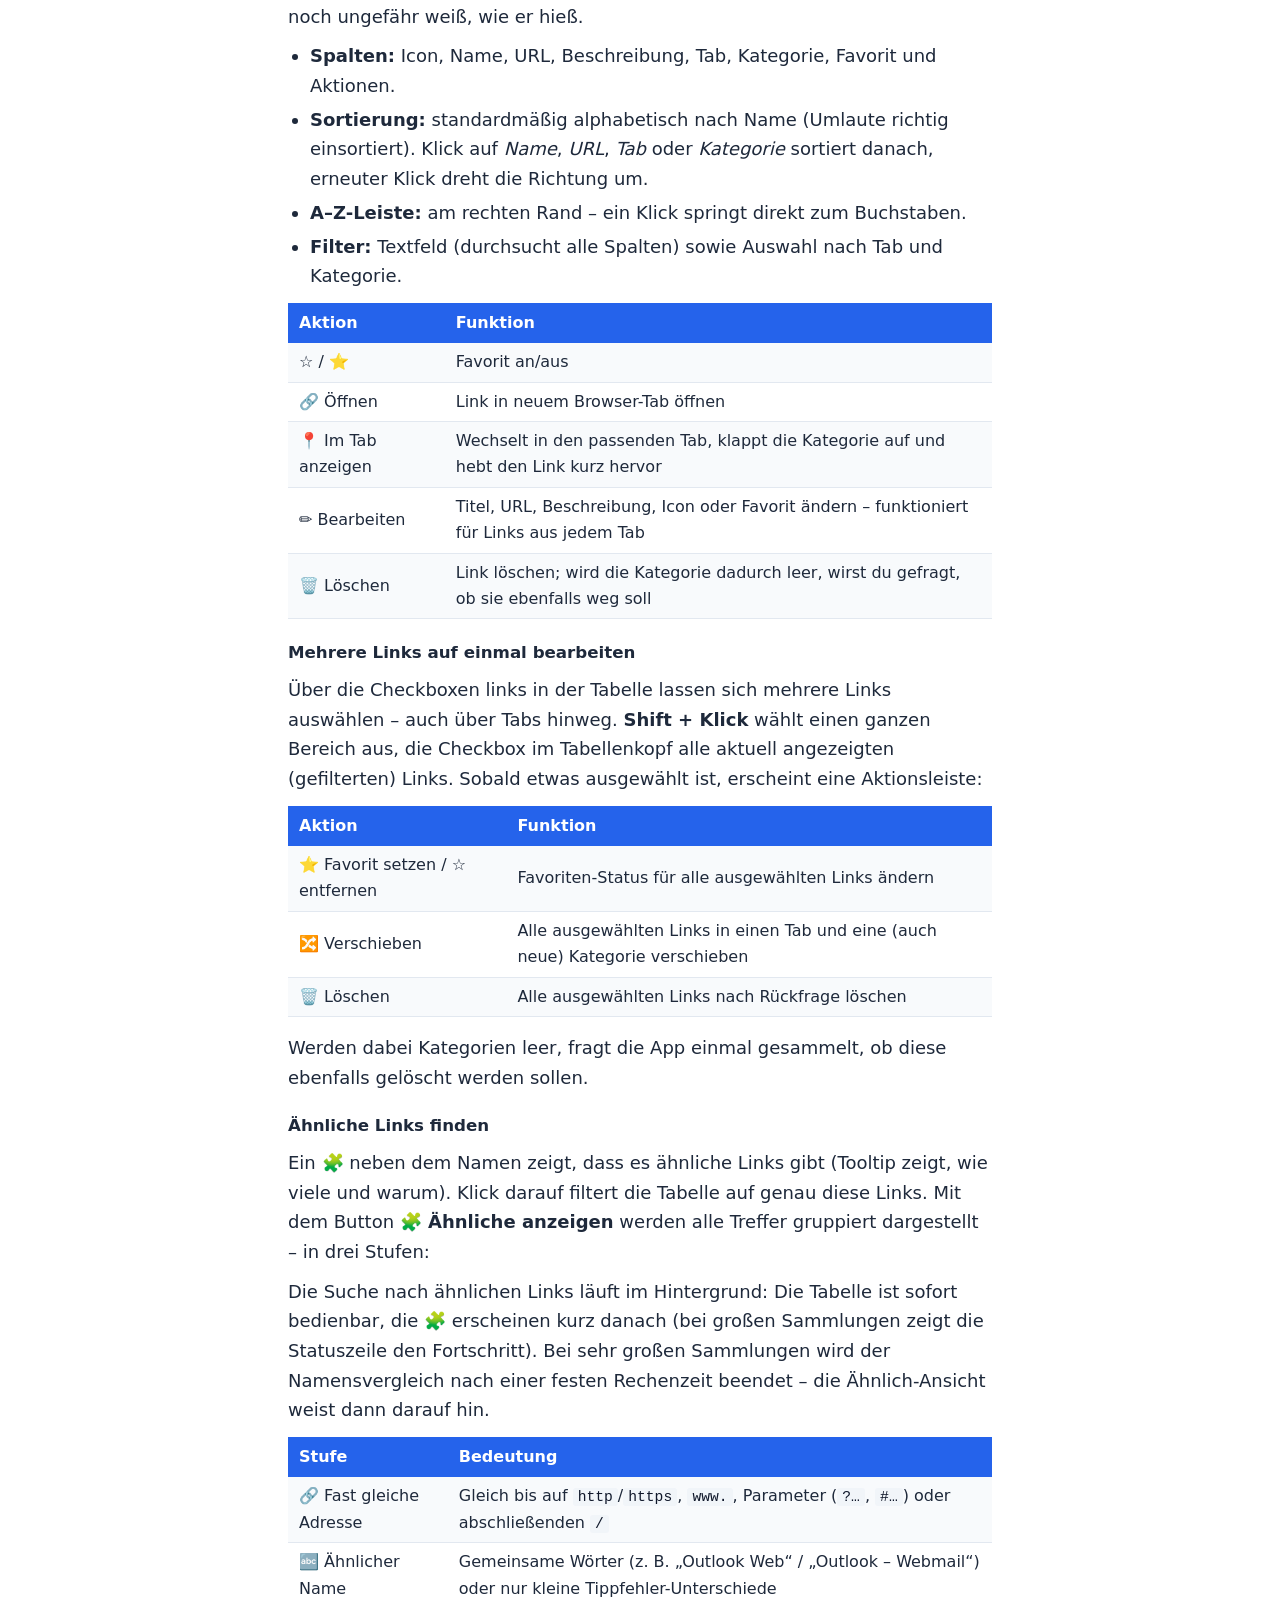
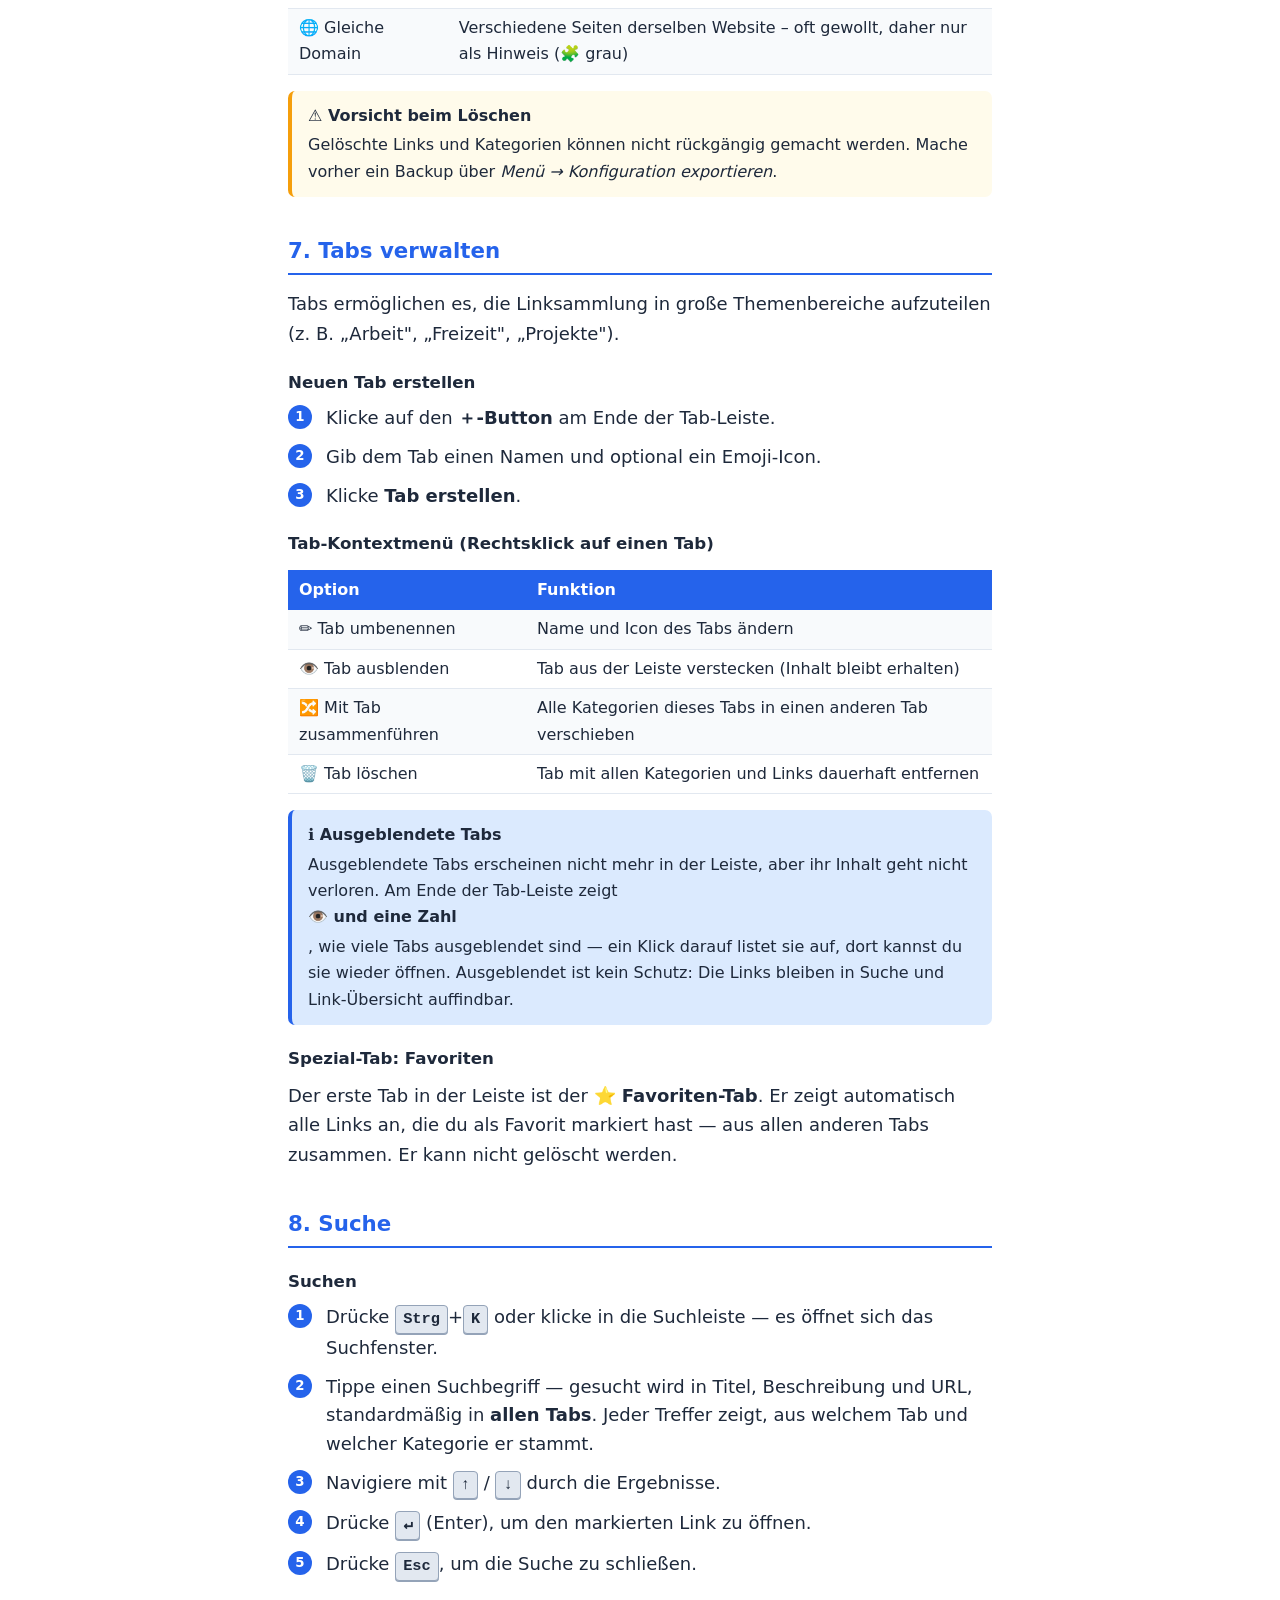
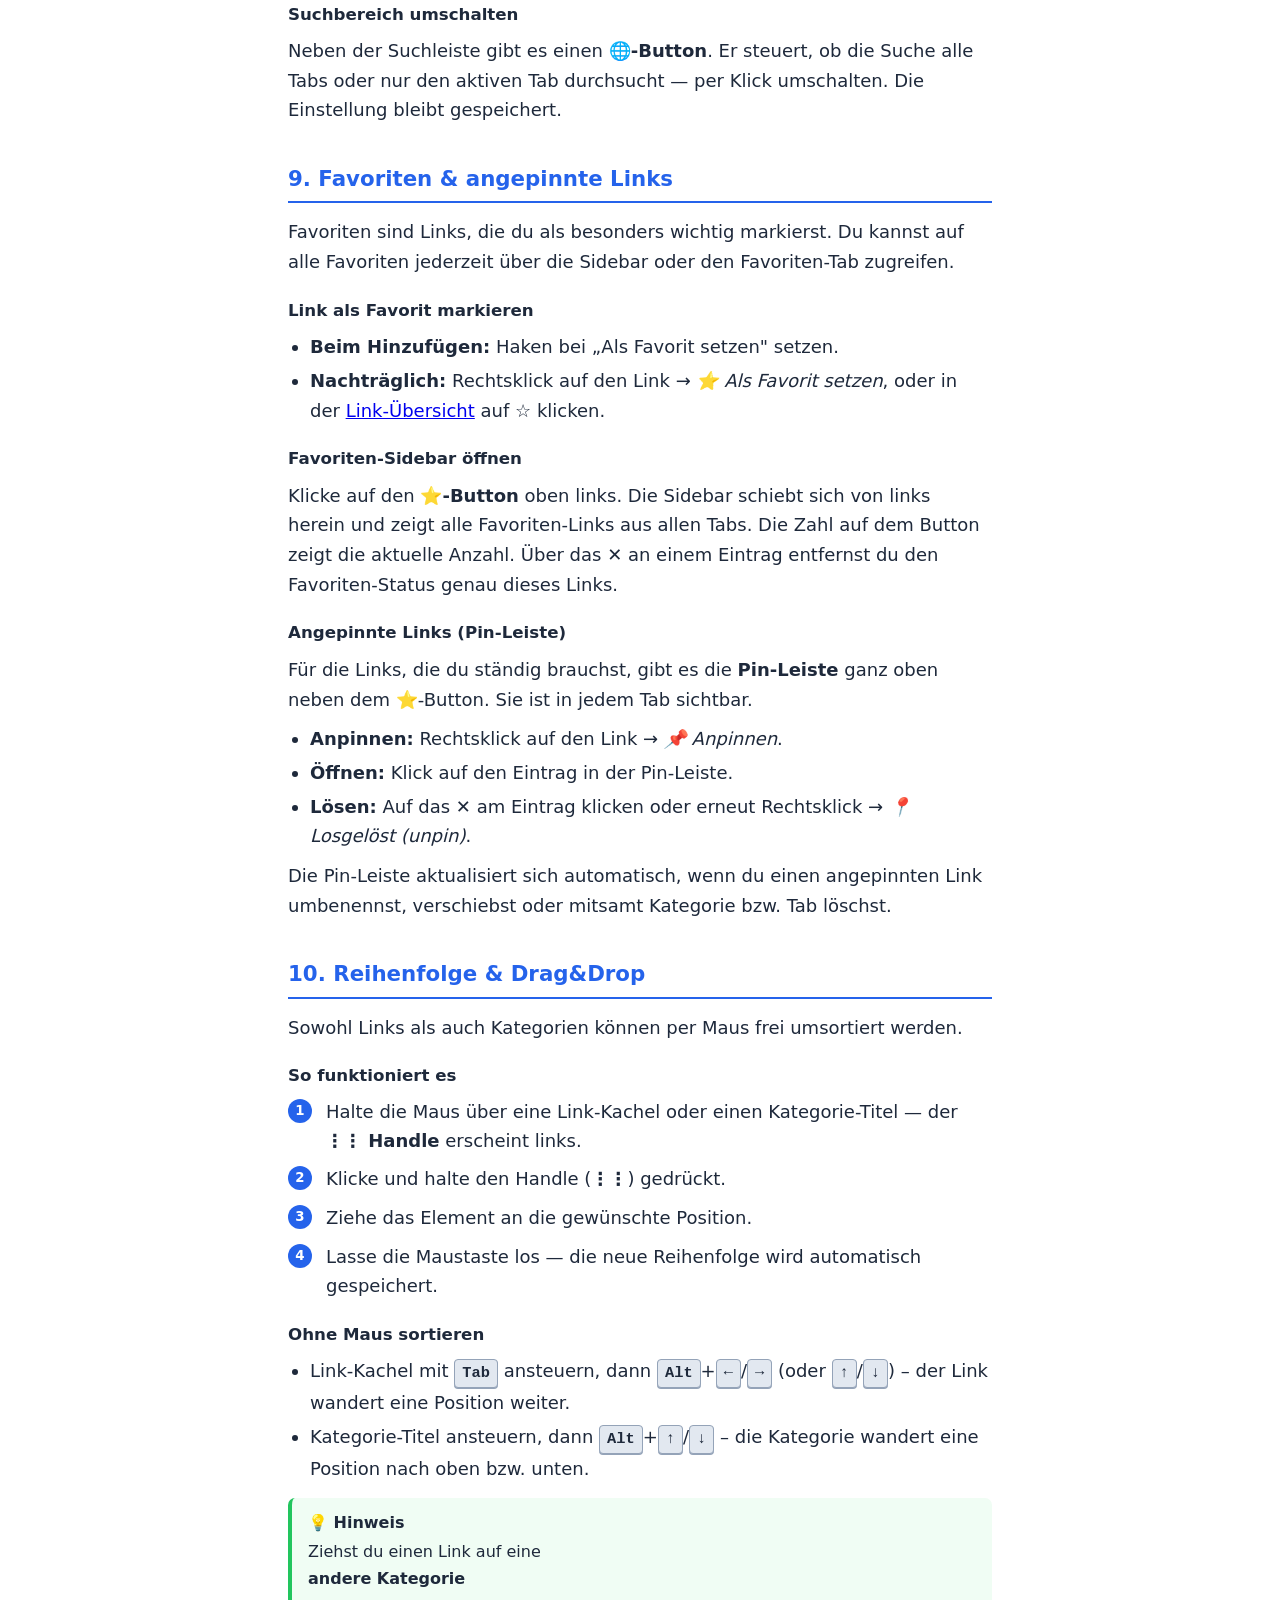
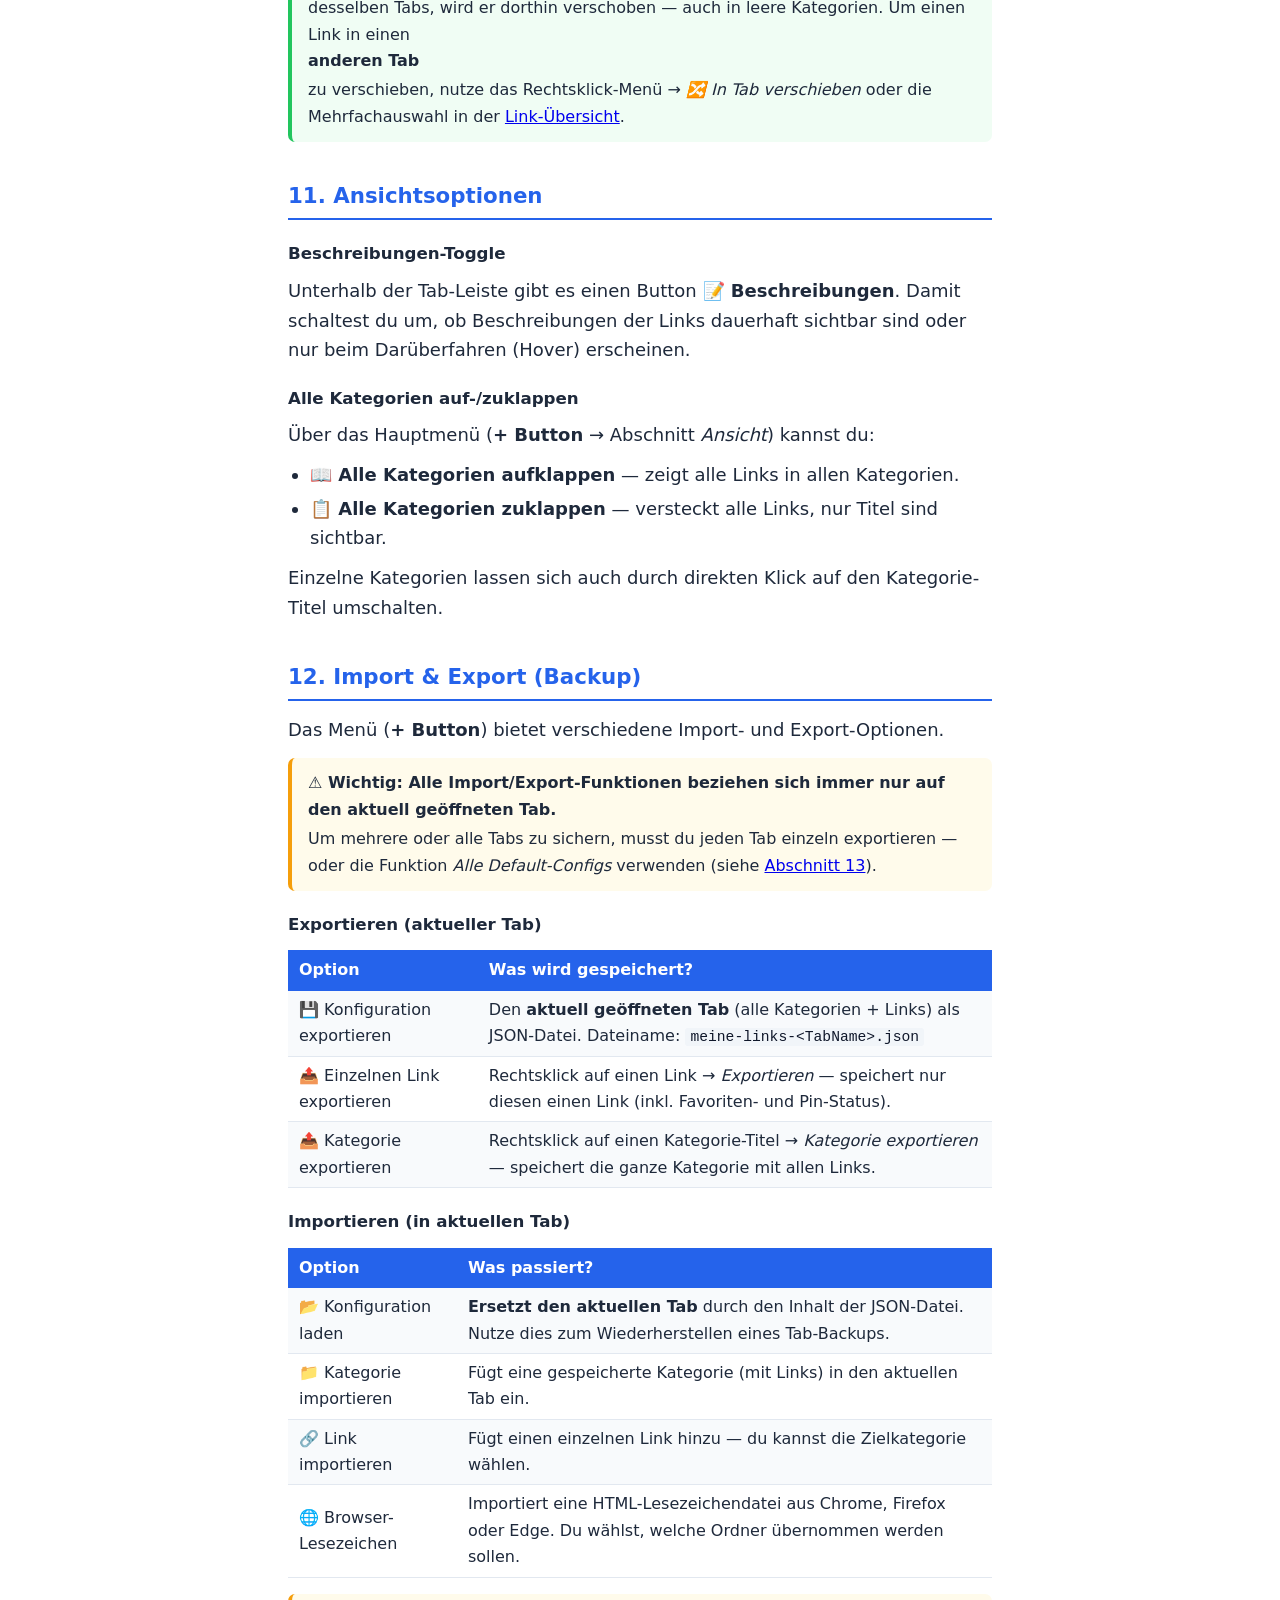
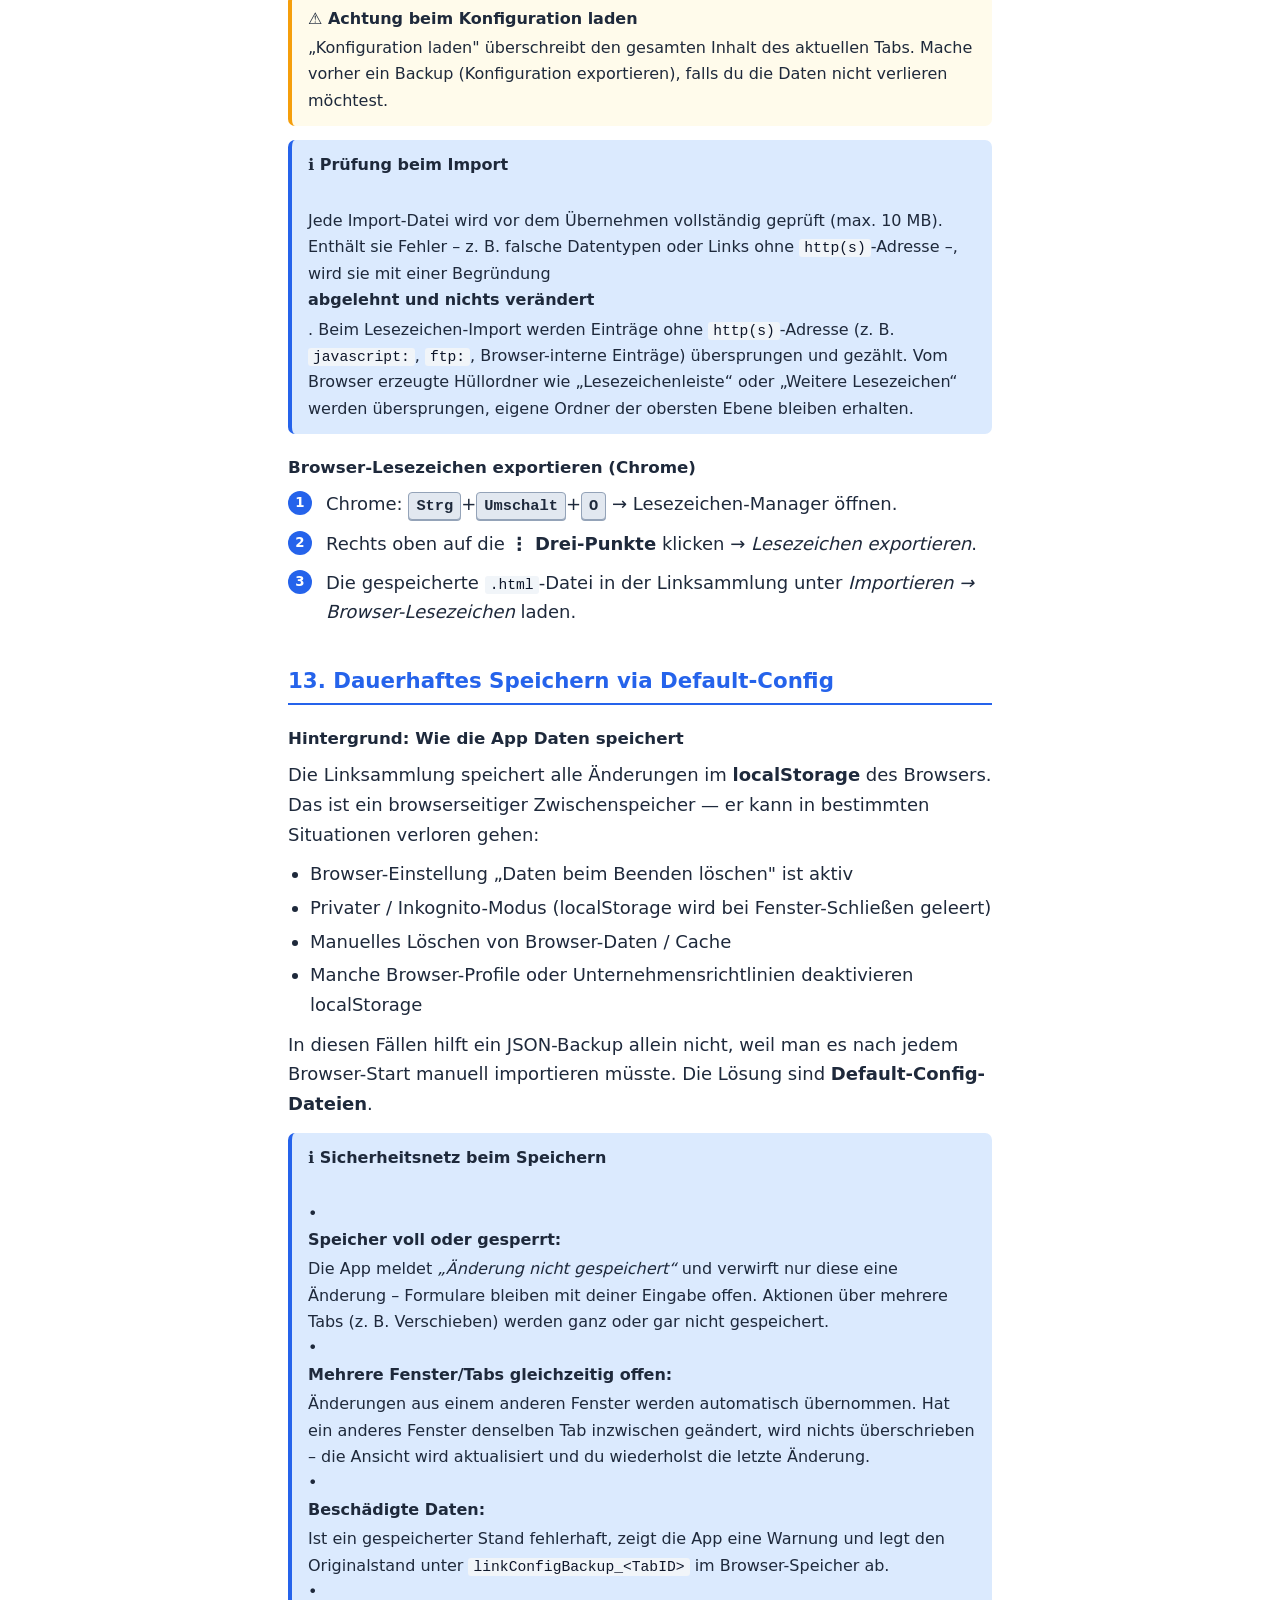
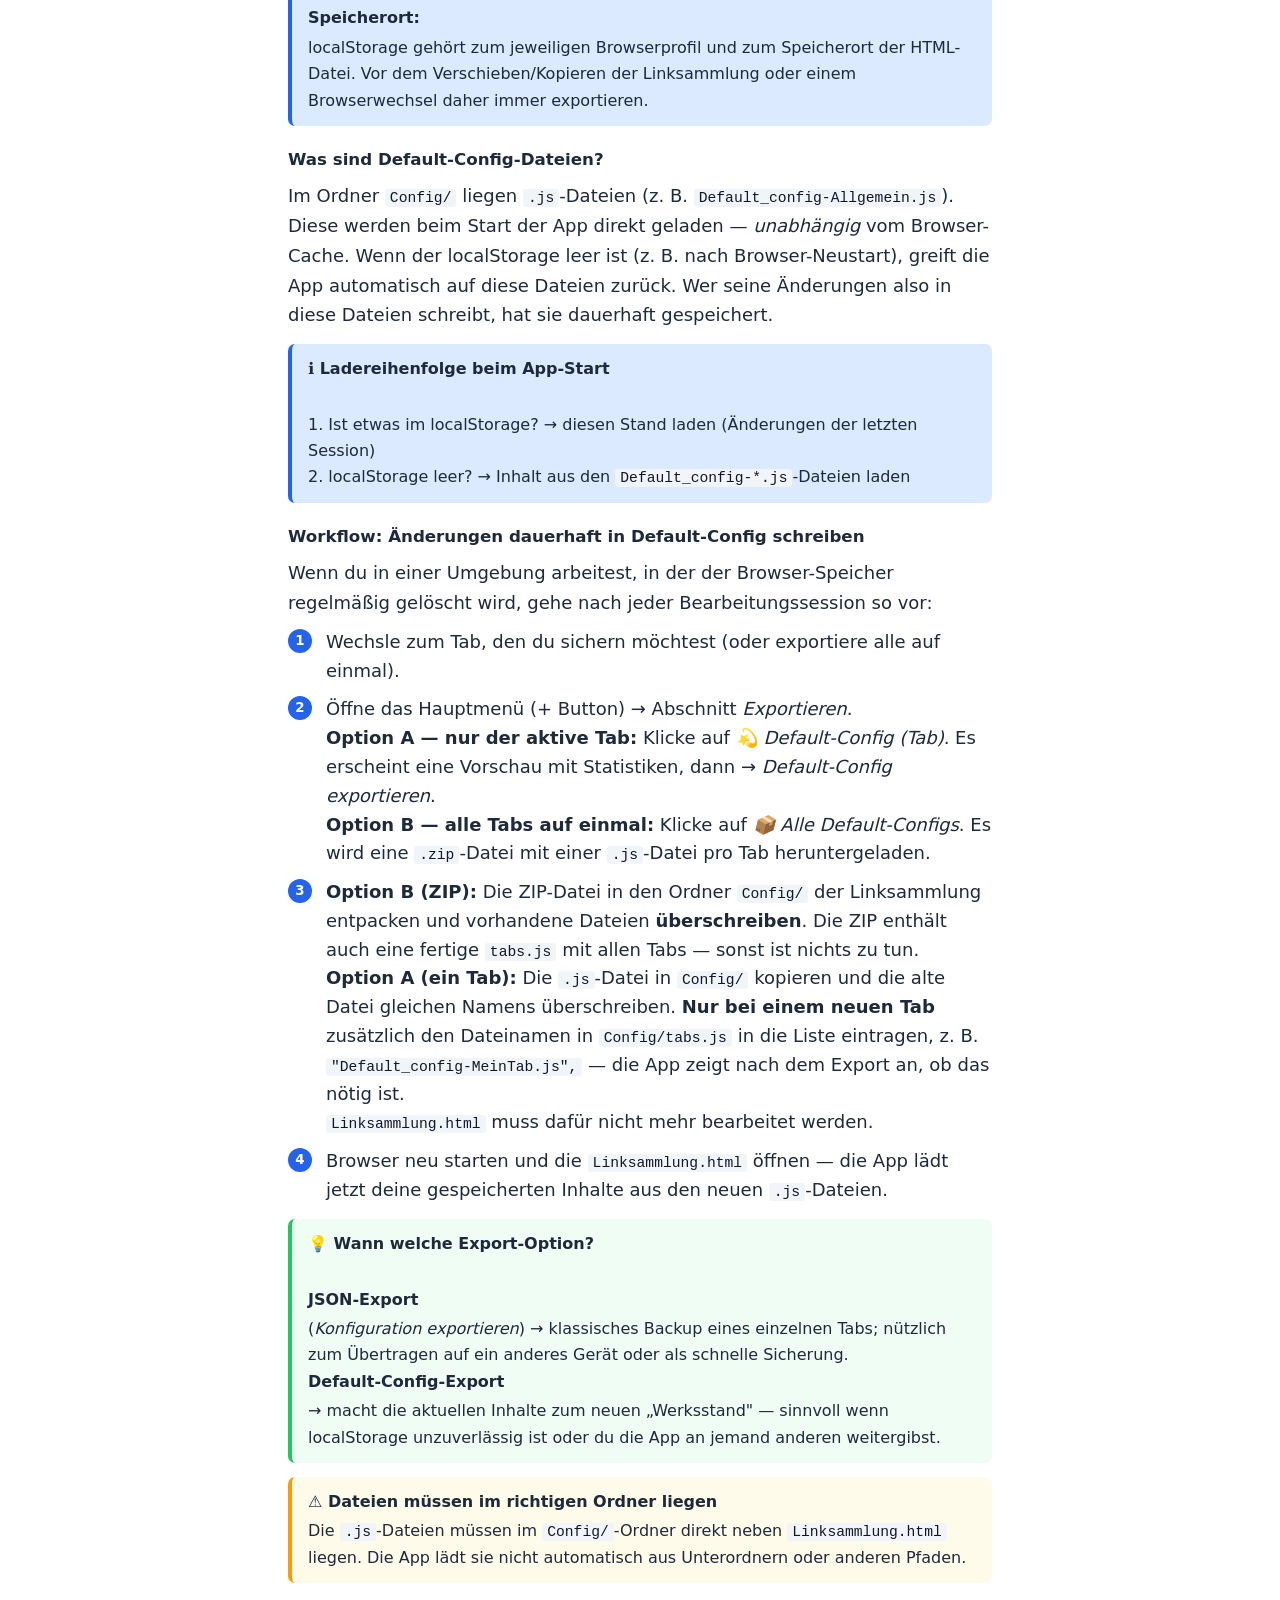
<file: Nutzeranleitung.html>
<!DOCTYPE html>
<html lang="de">
<head>
    <meta charset="UTF-8">
    <meta name="viewport" content="width=device-width, initial-scale=1.0">
    <title>Linksammlung v3.8 — Nutzeranleitung</title>
    <style>
        /* =============================================
           PRINT + SCREEN STYLES
           ============================================= */
        :root {
            --accent:     #2563eb;
            --accent-lt:  #dbeafe;
            --text:       #1e293b;
            --muted:      #64748b;
            --border:     #e2e8f0;
            --bg-section: #f8fafc;
            --bg-warn:    #fffbeb;
            --border-warn:#fde68a;
            --bg-tip:     #f0fdf4;
            --border-tip: #bbf7d0;
            --bg-code:    #f1f5f9;
        }

        * { box-sizing: border-box; margin: 0; padding: 0; }

        body {
            font-family: "Segoe UI", system-ui, -apple-system, sans-serif;
            font-size: 13.5pt;
            line-height: 1.65;
            color: var(--text);
            background: #fff;
            max-width: 800px;
            margin: 0 auto;
            padding: 40px 48px;
        }

        /* ---- TYPOGRAPHY ---- */
        h1 {
            font-size: 26pt;
            font-weight: 700;
            color: var(--accent);
            margin-bottom: 6px;
        }
        h2 {
            font-size: 16pt;
            font-weight: 700;
            color: var(--accent);
            border-bottom: 2px solid var(--accent);
            padding-bottom: 5px;
            margin-top: 36px;
            margin-bottom: 14px;
            page-break-after: avoid;
        }
        h3 {
            font-size: 12.5pt;
            font-weight: 700;
            color: var(--text);
            margin-top: 20px;
            margin-bottom: 8px;
            page-break-after: avoid;
        }
        p  { margin-bottom: 10px; }
        ul, ol { padding-left: 22px; margin-bottom: 10px; }
        li { margin-bottom: 4px; }

        /* ---- COVER ---- */
        .cover {
            text-align: center;
            padding: 60px 0 50px;
            border-bottom: 3px solid var(--accent);
            margin-bottom: 36px;
        }
        .cover .subtitle {
            font-size: 13pt;
            color: var(--muted);
            margin-top: 6px;
        }
        .cover .version-badge {
            display: inline-block;
            background: var(--accent);
            color: #fff;
            font-size: 10pt;
            font-weight: 600;
            padding: 3px 12px;
            border-radius: 20px;
            margin-top: 12px;
        }

        /* ---- TOC ---- */
        .toc {
            background: var(--bg-section);
            border: 1px solid var(--border);
            border-radius: 8px;
            padding: 22px 28px;
            margin-bottom: 36px;
        }
        .toc h2 {
            border: none;
            margin-top: 0;
            font-size: 13pt;
            color: var(--text);
        }
        .toc ol {
            list-style: decimal;
            padding-left: 20px;
        }
        .toc li { margin-bottom: 3px; font-size: 11.5pt; }
        .toc a  { color: var(--accent); text-decoration: none; }

        /* ---- CALLOUTS ---- */
        .tip, .warning, .info {
            border-radius: 7px;
            padding: 12px 16px;
            margin: 14px 0;
            font-size: 12pt;
        }
        .tip {
            background: var(--bg-tip);
            border-left: 4px solid #22c55e;
        }
        .warning {
            background: var(--bg-warn);
            border-left: 4px solid #f59e0b;
        }
        .info {
            background: var(--accent-lt);
            border-left: 4px solid var(--accent);
        }
        .tip strong, .warning strong, .info strong { display: block; margin-bottom: 3px; }

        /* ---- KEYBOARD SHORTCUT ---- */
        kbd {
            display: inline-block;
            background: #e2e8f0;
            border: 1px solid #94a3b8;
            border-radius: 4px;
            padding: 1px 7px;
            font-family: monospace;
            font-size: 11.5pt;
            font-weight: 600;
            box-shadow: 0 1px 0 #94a3b8;
        }

        /* ---- CODE / INLINE ---- */
        code {
            background: var(--bg-code);
            border-radius: 3px;
            padding: 1px 5px;
            font-family: "Cascadia Code", "Fira Code", "Consolas", monospace;
            font-size: 11pt;
            color: #0f172a;
        }

        /* ---- STEP LIST ---- */
        .steps {
            counter-reset: step;
            list-style: none;
            padding-left: 38px;
            margin-bottom: 12px;
        }
        .steps li {
            counter-increment: step;
            position: relative;
            margin-bottom: 10px;
            line-height: 1.6;
        }
        .steps li::before {
            content: counter(step);
            position: absolute;
            left: -38px;
            top: 1px;
            width: 24px;
            height: 24px;
            background: var(--accent);
            color: #fff;
            font-size: 10pt;
            font-weight: 700;
            border-radius: 50%;
            text-align: center;
            line-height: 24px;
        }

        /* ---- TABLE ---- */
        table {
            width: 100%;
            border-collapse: collapse;
            font-size: 12pt;
            margin: 12px 0 16px;
        }
        th {
            background: var(--accent);
            color: #fff;
            padding: 7px 11px;
            text-align: left;
            font-weight: 600;
        }
        td {
            padding: 6px 11px;
            border-bottom: 1px solid var(--border);
        }
        tr:nth-child(even) td { background: var(--bg-section); }

        /* ---- SECTION SEPARATOR ---- */
        section { margin-bottom: 10px; }

        /* ---- FOOTER ---- */
        .footer {
            margin-top: 48px;
            padding-top: 16px;
            border-top: 1px solid var(--border);
            font-size: 10.5pt;
            color: var(--muted);
            text-align: center;
        }

        /* =============================================
           PRINT OVERRIDES
           ============================================= */
        @media print {
            body { padding: 0; max-width: none; font-size: 11pt; }
            .cover { padding: 40px 0 36px; }
            h2 { margin-top: 24px; }
            a { color: var(--accent) !important; text-decoration: none; }

            /* force page breaks */
            .page-break { page-break-before: always; }
            section { page-break-inside: avoid; }

            /* hide TOC links – printed doc has no hyperlinks */
            .toc a { color: var(--text); }

            @page {
                margin: 2cm 2.2cm 2.2cm 2.2cm;
                @bottom-center {
                    content: "Linksammlung v3.8 — Nutzeranleitung  |  Seite " counter(page);
                    font-size: 9pt;
                    color: #94a3b8;
                }
            }
        }

        @media screen {
            .print-hint {
                position: fixed;
                bottom: 20px;
                right: 20px;
                background: var(--accent);
                color: #fff;
                padding: 10px 18px;
                border-radius: 8px;
                font-size: 11pt;
                box-shadow: 0 4px 12px rgba(0,0,0,0.2);
                cursor: pointer;
            }
        }
        @media print { .print-hint { display: none; } }
    </style>
</head>
<body>

<!-- PRINT HINT (nur im Browser sichtbar) -->
<div class="print-hint" onclick="window.print()">🖨️ Als PDF speichern (Strg+P)</div>

<!-- =============================================
     COVER
     ============================================= -->
<div class="cover">
    <div style="font-size: 48pt; margin-bottom: 12px;">🔗</div>
    <h1>Linksammlung</h1>
    <div class="subtitle">Deine persönliche Browser-Startseite für Links &amp; Lesezeichen</div>
    <div class="version-badge">Version 3.8</div>
    <div style="margin-top: 24px; font-size: 11pt; color: var(--muted);">
        Stand: Oktober 2026 &nbsp;·&nbsp; Nutzeranleitung
    </div>
</div>

<!-- =============================================
     INHALTSVERZEICHNIS
     ============================================= -->
<div class="toc">
    <h2>Inhaltsverzeichnis</h2>
    <ol>
        <li><a href="#einleitung">Was ist die Linksammlung?</a></li>
        <li><a href="#setup">Einrichtung &amp; Erster Start</a></li>
        <li><a href="#oberflaeche">Oberfläche im Überblick</a></li>
        <li><a href="#links">Links öffnen &amp; nutzen</a></li>
        <li><a href="#hinzufuegen">Links &amp; Kategorien hinzufügen</a></li>
        <li><a href="#bearbeiten">Bearbeiten, Löschen &amp; Verschieben</a></li>
        <li><a href="#tabs">Tabs verwalten</a></li>
        <li><a href="#suche">Suche</a></li>
        <li><a href="#favoriten">Favoriten &amp; angepinnte Links</a></li>
        <li><a href="#sortieren">Reihenfolge &amp; Drag&amp;Drop</a></li>
        <li><a href="#ansicht">Ansichtsoptionen</a></li>
        <li><a href="#import-export">Import &amp; Export (Backup)</a></li>
        <li><a href="#defaultconfig">Dauerhaftes Speichern via Default-Config</a></li>
        <li><a href="#reset">Zurücksetzen</a></li>
        <li><a href="#tipps">Tastenkürzel &amp; Tipps</a></li>

    </ol>
</div>

<!-- =============================================
     1. EINLEITUNG
     ============================================= -->
<section id="einleitung">
<h2>1. Was ist die Linksammlung?</h2>
<p>
    Die Linksammlung ist eine persönliche <strong>Browser-Startseite</strong>, auf der du alle
    deine wichtigen Websites, Tools und Dienste strukturiert ablegen kannst.
    Sie läuft vollständig im Browser — es ist keine Installation,
    kein Server und keine Internetverbindung erforderlich.
</p>
<p>
    Deine Links werden in <strong>Tabs</strong> (Themengruppen) und innerhalb der Tabs in
    <strong>Kategorien</strong> organisiert. Alles, was du hinzufügst oder änderst,
    wird automatisch im Browser gespeichert.
</p>

<h3>Was kann die App?</h3>
<ul>
    <li><strong>Multi-Tab-System</strong> — mehrere Themen-Tabs (z.&nbsp;B. Arbeit, Gaming, News)</li>
    <li><strong>Kategorien &amp; Links</strong> — Links nach Thema gruppieren</li>
    <li><strong>Favoriten</strong> — Lieblingslinks aus allen Tabs in Sidebar und Favoriten-Tab</li>
    <li><strong>Angepinnte Links</strong> — wichtigste Links als Schnellzugriffsleiste ganz oben</li>
    <li><strong>Globale Suche</strong> — alle Links auf einmal durchsuchen</li>
    <li><strong>Link-Übersicht</strong> — alle Links als alphabetische Tabelle, mit Mehrfachauswahl und Erkennung ähnlicher Links</li>
    <li><strong>Drag &amp; Drop</strong> — Links und Kategorien per Maus oder Tastatur umsortieren</li>
    <li><strong>Import &amp; Export</strong> — Konfiguration sichern und auf anderen Geräten wiederherstellen</li>
    <li><strong>Browser-Lesezeichen importieren</strong> — bestehende Favoriten übernehmen</li>
    <li><strong>Tastaturbedienung</strong> — alle wichtigen Funktionen auch ohne Maus</li>
    <li><strong>Kein Konto, kein Cloud-Dienst</strong> — alles bleibt lokal auf deinem Gerät</li>
</ul>
</section>

<!-- =============================================
     2. EINRICHTUNG
     ============================================= -->
<section id="setup" class="page-break">
<h2>2. Einrichtung &amp; Erster Start</h2>

<h3>Voraussetzungen</h3>
<p>Du brauchst nur einen modernen Browser (Chrome, Firefox, Edge, Safari).
   Öffne die Datei <code>Linksammlung.html</code> aus dem erhaltenen Ordner
   direkt im Browser — per Doppelklick oder über <em>Datei → Öffnen</em>.</p>

<div class="tip">
    <strong>💡 Tipp: Als Startseite setzen</strong>
    In deinem Browser kannst du die Datei als Startseite festlegen, sodass sie
    automatisch beim Öffnen eines neuen Fensters erscheint.
</div>

<h3>Willkommensdialog beim ersten Start</h3>
<p>Wenn noch keine eigene Konfiguration vorhanden ist, erscheint beim ersten
   Öffnen ein Begrüßungsdialog mit zwei Optionen:</p>

<table>
    <tr>
        <th>Option</th>
        <th>Wann sinnvoll?</th>
    </tr>
    <tr>
        <td>🌟 <strong>Mitgelieferte Links verwenden</strong></td>
        <td>Erster Start ohne Backup — lädt die Links aus dem Ordner <code>Config/</code> als Startpunkt.
            Liegen dort keine Config-Dateien, heißt der Button <em>🔧 Mit Grundkonfiguration starten</em>.</td>
    </tr>
    <tr>
        <td>📂 <strong>Backup laden (JSON-Datei)</strong></td>
        <td>Du hast eine Backup-Datei (<code>.json</code>) von einem anderen Gerät.</td>
    </tr>
</table>
<p>Die Wahl wird gespeichert: Der Dialog erscheint danach nicht wieder – auch dann nicht,
   wenn du später alle Kategorien löschst.</p>

<div class="info">
    <strong>ℹ️ Hinweis zur Datenspeicherung</strong>
    Die Linksammlung speichert deine Daten im <em>localStorage</em> des Browsers.
    Das bedeutet: Die Daten sind an genau diesen Browser und diesen Nutzer gebunden.
    Andere Browser oder andere Nutzerprofile auf demselben PC sehen eine leere App.
    Für Übertragungen auf andere Geräte nutze die <a href="#import-export">Export-Funktion</a>.
</div>
</section>

<!-- =============================================
     3. OBERFLÄCHE
     ============================================= -->
<section id="oberflaeche" class="page-break">
<h2>3. Oberfläche im Überblick</h2>

<p>Die Benutzeroberfläche besteht aus diesen Bereichen:</p>

<table>
    <tr>
        <th>Bereich</th>
        <th>Position</th>
        <th>Funktion</th>
    </tr>
    <tr>
        <td>⭐ <strong>Favoriten-Button</strong></td>
        <td>Oben links</td>
        <td>Favoriten-Sidebar öffnen/schließen; die Zahl zeigt die Anzahl der Favoriten</td>
    </tr>
    <tr>
        <td>📌 <strong>Pin-Leiste</strong></td>
        <td>Oben, rechts neben dem ⭐-Button</td>
        <td>Angepinnte Links aus allen Tabs (nur sichtbar, wenn etwas angepinnt ist)</td>
    </tr>
    <tr>
        <td>🔍 <strong>Suchleiste</strong></td>
        <td>Unter der Überschrift</td>
        <td>Links schnell finden — auch per <kbd>Strg</kbd>+<kbd>K</kbd>; daneben der 🌐-Schalter für den Suchbereich</td>
    </tr>
    <tr>
        <td>📋 <strong>Tab-Leiste</strong></td>
        <td>Unter der Suchleiste</td>
        <td>Zwischen Themen-Tabs wechseln; am Ende ＋ für einen neuen Tab und ggf. 👁️ für ausgeblendete Tabs</td>
    </tr>
    <tr>
        <td>📝 <strong>Beschreibungen</strong></td>
        <td>Unter der Tab-Leiste</td>
        <td>Beschreibungen immer oder nur beim Darüberfahren anzeigen</td>
    </tr>
    <tr>
        <td>➕ <strong>Menü-Button</strong></td>
        <td>Unten rechts (fest)</td>
        <td>Hauptmenü: Hinzufügen, Ansicht, Import/Export, Verwaltung</td>
    </tr>
    <tr>
        <td>💬 <strong>Meldungen</strong></td>
        <td>Oben rechts (wischen herein)</td>
        <td>Bestätigungen, Hinweise und Fehler; verschwinden von selbst — ein <strong>Klick schließt sie sofort</strong></td>
    </tr>
</table>

<h3>Haupt-Inhaltsbereich</h3>
<p>Unterhalb der Tab-Leiste siehst du die <strong>Kategorien</strong> des aktiven Tabs.
   Jede Kategorie hat einen Titel mit Emoji und enthält Link-Kacheln.
   Kategorien lassen sich durch Klick auf den Titel auf- und zuklappen.</p>

<h3>Der + / Menü-Button</h3>
<p>Der runde <strong>+</strong>-Button unten rechts öffnet das Hauptmenü mit allen
   Verwaltungsfunktionen. Klicke ihn erneut oder drücke <kbd>Esc</kbd>, um ihn zu schließen.</p>
</section>

<!-- =============================================
     4. LINKS ÖFFNEN
     ============================================= -->
<section id="links">
<h2>4. Links öffnen &amp; nutzen</h2>

<ul>
    <li><strong>Linksklick</strong> auf eine Link-Kachel → öffnet die Seite in einem neuen Tab.</li>
    <li><strong>Mittlere Maustaste</strong> (oder <kbd>Strg</kbd>+Klick) → öffnet die Seite <strong>im Hintergrund</strong>,
        du bleibst in der Linksammlung — so wie bei jedem Link im Browser. <kbd>Umschalt</kbd>+Klick öffnet ein neues Fenster.
        Das funktioniert überall: Kacheln, Favoriten, angepinnte Links, Suchtreffer und Link-Übersicht.
        In der Suche bleibt das Suchfenster dabei offen, sodass du mehrere Treffer nacheinander öffnen kannst.</li>
    <li><strong>Per Tastatur:</strong> Kachel mit <kbd>Tab</kbd> ansteuern und <kbd>↵</kbd> drücken.</li>
    <li><strong>Angepinnte Links</strong> öffnest du mit einem Klick direkt in der Pin-Leiste oben — egal, welcher Tab gerade aktiv ist.</li>
    <li><strong>Beschreibung</strong> — erscheint entweder immer oder nur beim Hover (einstellbar, siehe <a href="#ansicht">Abschnitt 11</a>).</li>
    <li>Das <strong>Emoji-Icon</strong> links auf der Kachel ist das individuelle Symbol des Links.</li>
</ul>
</section>

<!-- =============================================
     5. HINZUFÜGEN
     ============================================= -->
<section id="hinzufuegen" class="page-break">
<h2>5. Links &amp; Kategorien hinzufügen</h2>

<h3>Neuen Link hinzufügen</h3>
<ol class="steps">
    <li>Klicke auf den <strong>+ Button</strong> unten rechts.</li>
    <li>Wähle <strong>➕ Neuen Link hinzufügen</strong>.</li>
    <li>Fülle das Formular aus: Kategorie, Titel, URL (Pflichtfelder) sowie optional Beschreibung und Icon.</li>
    <li>Mit dem <strong>😊-Button</strong> neben dem Icon-Feld öffnest du einen Emoji-Picker
        (inkl. Kategorie <strong>🇩🇪 Länderflaggen</strong> — Suche z.&nbsp;B. nach „Japan“ oder „jp“).</li>
    <li>Optional: <strong>Als Favorit</strong> setzen, damit der Link sofort in der Favoriten-Sidebar erscheint.</li>
    <li>Klicke <strong>Hinzufügen</strong> — fertig.</li>
</ol>

<h3>Neue Kategorie erstellen</h3>
<ol class="steps">
    <li>Klicke auf den <strong>+ Button</strong> → <strong>📁 Neue Kategorie erstellen</strong>.</li>
    <li>Gib einen Namen ein und wähle optional ein Emoji-Icon.</li>
    <li>Klicke <strong>Erstellen</strong>.</li>
</ol>
<p>Die neue Kategorie erscheint im aktuell aktiven Tab. Solange sie noch leer ist, wird sie
   gestrichelt mit dem Hinweis <em>„Noch keine Links“</em> angezeigt – über ihr <strong>+</strong>
   oder per Drag&amp;Drop kommen Links hinein.</p>
<p>Als URL sind nur Adressen mit <code>http://</code> oder <code>https://</code> erlaubt
   (auch für Homelab-Ziele wie <code>http://192.168.x.x:8080</code>). Andere Adressen werden
   beim Speichern mit einem Hinweis abgelehnt.</p>

<div class="tip">
    <strong>💡 Schneller Einstieg</strong>
    Du kannst auch <strong>Browser-Lesezeichen importieren</strong> (HTML-Export aus Chrome/Firefox).
    Öffne dazu das Hauptmenü → <em>Importieren</em> → <em>Browser-Lesezeichen</em>.
    Du wählst dann, welche Ordner übernommen werden sollen.
</div>
</section>

<!-- =============================================
     6. BEARBEITEN / LÖSCHEN / VERSCHIEBEN
     ============================================= -->
<section id="bearbeiten">
<h2>6. Bearbeiten, Löschen &amp; Verschieben</h2>

<h3>Link-Kontextmenü (Rechtsklick auf eine Link-Kachel)</h3>
<table>
    <tr><th>Option</th><th>Funktion</th></tr>
    <tr><td>⭐ Als Favorit setzen</td><td>Link zu den Favoriten hinzufügen/entfernen</td></tr>
    <tr><td>📌 Anpinnen</td><td>Link in die Pin-Leiste oben aufnehmen (bei angepinnten Links steht hier <em>📍 Losgelöst (unpin)</em>)</td></tr>
    <tr><td>✏️ Bearbeiten</td><td>Titel, URL, Beschreibung oder Icon ändern</td></tr>
    <tr><td>🔀 In Tab verschieben</td><td>Link in einen anderen Tab und/oder eine andere Kategorie verschieben</td></tr>
    <tr><td>📤 Exportieren</td><td>Diesen einzelnen Link als JSON-Datei speichern</td></tr>
    <tr><td>🗑️ Löschen</td><td>Link dauerhaft entfernen</td></tr>
</table>
<p>Löschst oder verschiebst du den <strong>letzten Link</strong> einer Kategorie, ist die Aktion sofort gespeichert.
   Anschließend fragt die App, ob die leere Kategorie <em>behalten</em> oder <em>gelöscht</em> werden soll —
   schließt du die Frage einfach, bleibt die leere Kategorie bestehen.</p>

<h3>Kategorie-Kontextmenü (Rechtsklick auf den Kategorie-Titel)</h3>
<table>
    <tr><th>Option</th><th>Funktion</th></tr>
    <tr><td>✏️ Kategorie bearbeiten</td><td>Name oder Icon der Kategorie ändern</td></tr>
    <tr><td>👁️ Auf-/Zuklappen</td><td>Kategorie ausblenden oder einblenden</td></tr>
    <tr><td>🔀 In Tab verschieben</td><td>Gesamte Kategorie in einen anderen Tab verschieben</td></tr>
    <tr><td>📤 Kategorie exportieren</td><td>Kategorie mit allen Links als JSON speichern</td></tr>
    <tr><td>🗑️ Kategorie löschen</td><td>Kategorie dauerhaft entfernen</td></tr>
</table>

<h3>Alle Links (Übersicht)</h3>
<p>Über das Hauptmenü → <em>🛠️ Verwaltung</em> → <strong>📋 Alle Links (Übersicht)</strong> öffnet sich
   eine Tabelle mit <strong>allen Links aus allen Tabs</strong> – auch aus ausgeblendeten Tabs
   (markiert mit „ausgeblendet“). Ideal, um einfach mal durch die eigene Sammlung zu scrollen
   oder einen Link wiederzufinden, von dem man nur noch ungefähr weiß, wie er hieß.</p>
<ul>
    <li><strong>Spalten:</strong> Icon, Name, URL, Beschreibung, Tab, Kategorie, Favorit und Aktionen.</li>
    <li><strong>Sortierung:</strong> standardmäßig alphabetisch nach Name (Umlaute richtig einsortiert).
        Klick auf <em>Name</em>, <em>URL</em>, <em>Tab</em> oder <em>Kategorie</em> sortiert danach, erneuter Klick dreht die Richtung um.</li>
    <li><strong>A–Z-Leiste:</strong> am rechten Rand – ein Klick springt direkt zum Buchstaben.</li>
    <li><strong>Filter:</strong> Textfeld (durchsucht alle Spalten) sowie Auswahl nach Tab und Kategorie.</li>
</ul>
<table>
    <tr><th>Aktion</th><th>Funktion</th></tr>
    <tr><td>☆ / ⭐</td><td>Favorit an/aus</td></tr>
    <tr><td>🔗 Öffnen</td><td>Link in neuem Browser-Tab öffnen</td></tr>
    <tr><td>📍 Im Tab anzeigen</td><td>Wechselt in den passenden Tab, klappt die Kategorie auf und hebt den Link kurz hervor</td></tr>
    <tr><td>✏️ Bearbeiten</td><td>Titel, URL, Beschreibung, Icon oder Favorit ändern – funktioniert für Links aus jedem Tab</td></tr>
    <tr><td>🗑️ Löschen</td><td>Link löschen; wird die Kategorie dadurch leer, wirst du gefragt, ob sie ebenfalls weg soll</td></tr>
</table>

<h3>Mehrere Links auf einmal bearbeiten</h3>
<p>Über die Checkboxen links in der Tabelle lassen sich mehrere Links auswählen – auch über Tabs hinweg.
   <strong>Shift + Klick</strong> wählt einen ganzen Bereich aus, die Checkbox im Tabellenkopf alle aktuell
   angezeigten (gefilterten) Links. Sobald etwas ausgewählt ist, erscheint eine Aktionsleiste:</p>
<table>
    <tr><th>Aktion</th><th>Funktion</th></tr>
    <tr><td>⭐ Favorit setzen / ☆ entfernen</td><td>Favoriten-Status für alle ausgewählten Links ändern</td></tr>
    <tr><td>🔀 Verschieben</td><td>Alle ausgewählten Links in einen Tab und eine (auch neue) Kategorie verschieben</td></tr>
    <tr><td>🗑️ Löschen</td><td>Alle ausgewählten Links nach Rückfrage löschen</td></tr>
</table>
<p>Werden dabei Kategorien leer, fragt die App einmal gesammelt, ob diese ebenfalls gelöscht werden sollen.</p>

<h3>Ähnliche Links finden</h3>
<p>Ein 🧩 neben dem Namen zeigt, dass es ähnliche Links gibt (Tooltip zeigt, wie viele und warum).
   Klick darauf filtert die Tabelle auf genau diese Links. Mit dem Button <strong>🧩 Ähnliche anzeigen</strong>
   werden alle Treffer gruppiert dargestellt – in drei Stufen:</p>
<p>Die Suche nach ähnlichen Links läuft im Hintergrund: Die Tabelle ist sofort bedienbar, die 🧩 erscheinen
   kurz danach (bei großen Sammlungen zeigt die Statuszeile den Fortschritt). Bei sehr großen Sammlungen wird
   der Namensvergleich nach einer festen Rechenzeit beendet – die Ähnlich-Ansicht weist dann darauf hin.</p>
<table>
    <tr><th>Stufe</th><th>Bedeutung</th></tr>
    <tr><td>🔗 Fast gleiche Adresse</td><td>Gleich bis auf <code>http</code>/<code>https</code>, <code>www.</code>, Parameter (<code>?…</code>, <code>#…</code>) oder abschließenden <code>/</code></td></tr>
    <tr><td>🔤 Ähnlicher Name</td><td>Gemeinsame Wörter (z. B. „Outlook Web“ / „Outlook – Webmail“) oder nur kleine Tippfehler-Unterschiede</td></tr>
    <tr><td>🌐 Gleiche Domain</td><td>Verschiedene Seiten derselben Website – oft gewollt, daher nur als Hinweis (🧩 grau)</td></tr>
</table>

<div class="warning">
    <strong>⚠️ Vorsicht beim Löschen</strong>
    Gelöschte Links und Kategorien können nicht rückgängig gemacht werden.
    Mache vorher ein Backup über <em>Menü → Konfiguration exportieren</em>.
</div>
</section>

<!-- =============================================
     7. TABS
     ============================================= -->
<section id="tabs" class="page-break">
<h2>7. Tabs verwalten</h2>

<p>Tabs ermöglichen es, die Linksammlung in große Themenbereiche aufzuteilen
   (z.&nbsp;B. „Arbeit", „Freizeit", „Projekte").</p>

<h3>Neuen Tab erstellen</h3>
<ol class="steps">
    <li>Klicke auf den <strong>＋-Button</strong> am Ende der Tab-Leiste.</li>
    <li>Gib dem Tab einen Namen und optional ein Emoji-Icon.</li>
    <li>Klicke <strong>Tab erstellen</strong>.</li>
</ol>

<h3>Tab-Kontextmenü (Rechtsklick auf einen Tab)</h3>
<table>
    <tr><th>Option</th><th>Funktion</th></tr>
    <tr><td>✏️ Tab umbenennen</td><td>Name und Icon des Tabs ändern</td></tr>
    <tr><td>👁️ Tab ausblenden</td><td>Tab aus der Leiste verstecken (Inhalt bleibt erhalten)</td></tr>
    <tr><td>🔀 Mit Tab zusammenführen</td><td>Alle Kategorien dieses Tabs in einen anderen Tab verschieben</td></tr>
    <tr><td>🗑️ Tab löschen</td><td>Tab mit allen Kategorien und Links dauerhaft entfernen</td></tr>
</table>

<div class="info">
    <strong>ℹ️ Ausgeblendete Tabs</strong>
    Ausgeblendete Tabs erscheinen nicht mehr in der Leiste, aber ihr Inhalt geht
    nicht verloren. Am Ende der Tab-Leiste zeigt <strong>👁️ und eine Zahl</strong>, wie viele Tabs
    ausgeblendet sind — ein Klick darauf listet sie auf, dort kannst du sie wieder öffnen.
    Ausgeblendet ist kein Schutz: Die Links bleiben in Suche und Link-Übersicht auffindbar.
</div>

<h3>Spezial-Tab: Favoriten</h3>
<p>Der erste Tab in der Leiste ist der <strong>⭐ Favoriten-Tab</strong>. Er zeigt automatisch
   alle Links an, die du als Favorit markiert hast — aus allen anderen Tabs zusammen.
   Er kann nicht gelöscht werden.</p>
</section>

<!-- =============================================
     8. SUCHE
     ============================================= -->
<section id="suche">
<h2>8. Suche</h2>

<h3>Suchen</h3>
<ol class="steps">
    <li>Drücke <kbd>Strg</kbd>+<kbd>K</kbd> oder klicke in die Suchleiste — es öffnet sich das Suchfenster.</li>
    <li>Tippe einen Suchbegriff — gesucht wird in Titel, Beschreibung und URL, standardmäßig in <strong>allen Tabs</strong>.
        Jeder Treffer zeigt, aus welchem Tab und welcher Kategorie er stammt.</li>
    <li>Navigiere mit <kbd>↑</kbd> / <kbd>↓</kbd> durch die Ergebnisse.</li>
    <li>Drücke <kbd>↵</kbd> (Enter), um den markierten Link zu öffnen.</li>
    <li>Drücke <kbd>Esc</kbd>, um die Suche zu schließen.</li>
</ol>

<h3>Suchbereich umschalten</h3>
<p>Neben der Suchleiste gibt es einen <strong>🌐-Button</strong>. Er steuert, ob die
   Suche alle Tabs oder nur den aktiven Tab durchsucht — per Klick umschalten.
   Die Einstellung bleibt gespeichert.</p>
</section>

<!-- =============================================
     9. FAVORITEN
     ============================================= -->
<section id="favoriten">
<h2>9. Favoriten &amp; angepinnte Links</h2>

<p>Favoriten sind Links, die du als besonders wichtig markierst. Du kannst
   auf alle Favoriten jederzeit über die Sidebar oder den Favoriten-Tab zugreifen.</p>

<h3>Link als Favorit markieren</h3>
<ul>
    <li><strong>Beim Hinzufügen:</strong> Haken bei „Als Favorit setzen" setzen.</li>
    <li><strong>Nachträglich:</strong> Rechtsklick auf den Link → <em>⭐ Als Favorit setzen</em>,
        oder in der <a href="#bearbeiten">Link-Übersicht</a> auf ☆ klicken.</li>
</ul>

<h3>Favoriten-Sidebar öffnen</h3>
<p>Klicke auf den <strong>⭐-Button</strong> oben links. Die Sidebar schiebt sich von links herein
   und zeigt alle Favoriten-Links aus allen Tabs. Die Zahl auf dem Button zeigt die aktuelle Anzahl.
   Über das ✕ an einem Eintrag entfernst du den Favoriten-Status genau dieses Links.</p>

<h3>Angepinnte Links (Pin-Leiste)</h3>
<p>Für die Links, die du ständig brauchst, gibt es die <strong>Pin-Leiste</strong> ganz oben neben dem ⭐-Button.
   Sie ist in jedem Tab sichtbar.</p>
<ul>
    <li><strong>Anpinnen:</strong> Rechtsklick auf den Link → <em>📌 Anpinnen</em>.</li>
    <li><strong>Öffnen:</strong> Klick auf den Eintrag in der Pin-Leiste.</li>
    <li><strong>Lösen:</strong> Auf das <strong>✕</strong> am Eintrag klicken oder erneut Rechtsklick → <em>📍 Losgelöst (unpin)</em>.</li>
</ul>
<p>Die Pin-Leiste aktualisiert sich automatisch, wenn du einen angepinnten Link umbenennst,
   verschiebst oder mitsamt Kategorie bzw. Tab löschst.</p>
</section>

<!-- =============================================
     10. SORTIEREN / DRAG & DROP
     ============================================= -->
<section id="sortieren" class="page-break">
<h2>10. Reihenfolge &amp; Drag&amp;Drop</h2>

<p>Sowohl Links als auch Kategorien können per Maus frei umsortiert werden.</p>

<h3>So funktioniert es</h3>
<ol class="steps">
    <li>Halte die Maus über eine Link-Kachel oder einen Kategorie-Titel — der <strong>⋮⋮ Handle</strong> erscheint links.</li>
    <li>Klicke und halte den Handle (<strong>⋮⋮</strong>) gedrückt.</li>
    <li>Ziehe das Element an die gewünschte Position.</li>
    <li>Lasse die Maustaste los — die neue Reihenfolge wird automatisch gespeichert.</li>
</ol>

<h3>Ohne Maus sortieren</h3>
<ul>
    <li>Link-Kachel mit <kbd>Tab</kbd> ansteuern, dann <kbd>Alt</kbd>+<kbd>←</kbd>/<kbd>→</kbd>
        (oder <kbd>↑</kbd>/<kbd>↓</kbd>) – der Link wandert eine Position weiter.</li>
    <li>Kategorie-Titel ansteuern, dann <kbd>Alt</kbd>+<kbd>↑</kbd>/<kbd>↓</kbd> – die Kategorie
        wandert eine Position nach oben bzw. unten.</li>
</ul>

<div class="tip">
    <strong>💡 Hinweis</strong>
    Ziehst du einen Link auf eine <strong>andere Kategorie</strong> desselben Tabs, wird er dorthin
    verschoben — auch in leere Kategorien. Um einen Link in einen <strong>anderen Tab</strong> zu verschieben,
    nutze das Rechtsklick-Menü → <em>🔀 In Tab verschieben</em> oder die Mehrfachauswahl in der
    <a href="#bearbeiten">Link-Übersicht</a>.
</div>
</section>

<!-- =============================================
     11. ANSICHTSOPTIONEN
     ============================================= -->
<section id="ansicht">
<h2>11. Ansichtsoptionen</h2>

<h3>Beschreibungen-Toggle</h3>
<p>Unterhalb der Tab-Leiste gibt es einen Button <strong>📝 Beschreibungen</strong>. Damit schaltest du um, ob Beschreibungen
   der Links dauerhaft sichtbar sind oder nur beim Darüberfahren (Hover)
   erscheinen.</p>

<h3>Alle Kategorien auf-/zuklappen</h3>
<p>Über das Hauptmenü (<strong>+ Button</strong> → Abschnitt <em>Ansicht</em>) kannst du:</p>
<ul>
    <li><strong>📖 Alle Kategorien aufklappen</strong> — zeigt alle Links in allen Kategorien.</li>
    <li><strong>📋 Alle Kategorien zuklappen</strong> — versteckt alle Links, nur Titel sind sichtbar.</li>
</ul>
<p>Einzelne Kategorien lassen sich auch durch direkten Klick auf den Kategorie-Titel umschalten.</p>
</section>

<!-- =============================================
     12. IMPORT & EXPORT
     ============================================= -->
<section id="import-export" class="page-break">
<h2>12. Import &amp; Export (Backup)</h2>

<p>Das Menü (<strong>+ Button</strong>) bietet verschiedene Import- und Export-Optionen.</p>

<div class="warning">
    <strong>⚠️ Wichtig: Alle Import/Export-Funktionen beziehen sich immer nur auf den aktuell geöffneten Tab.</strong>
    Um mehrere oder alle Tabs zu sichern, musst du jeden Tab einzeln exportieren — oder die
    Funktion <em>Alle Default-Configs</em> verwenden (siehe <a href="#defaultconfig">Abschnitt 13</a>).
</div>

<h3>Exportieren (aktueller Tab)</h3>
<table>
    <tr><th>Option</th><th>Was wird gespeichert?</th></tr>
    <tr>
        <td>💾 Konfiguration exportieren</td>
        <td>Den <strong>aktuell geöffneten Tab</strong> (alle Kategorien + Links) als JSON-Datei.
            Dateiname: <code>meine-links-&lt;TabName&gt;.json</code></td>
    </tr>
    <tr>
        <td>📤 Einzelnen Link exportieren</td>
        <td>Rechtsklick auf einen Link → <em>Exportieren</em> — speichert nur diesen einen Link
            (inkl. Favoriten- und Pin-Status).</td>
    </tr>
    <tr>
        <td>📤 Kategorie exportieren</td>
        <td>Rechtsklick auf einen Kategorie-Titel → <em>Kategorie exportieren</em> — speichert die ganze Kategorie mit allen Links.</td>
    </tr>
</table>

<h3>Importieren (in aktuellen Tab)</h3>
<table>
    <tr><th>Option</th><th>Was passiert?</th></tr>
    <tr>
        <td>📂 Konfiguration laden</td>
        <td><strong>Ersetzt den aktuellen Tab</strong> durch den Inhalt der JSON-Datei.
            Nutze dies zum Wiederherstellen eines Tab-Backups.</td>
    </tr>
    <tr>
        <td>📁 Kategorie importieren</td>
        <td>Fügt eine gespeicherte Kategorie (mit Links) in den aktuellen Tab ein.</td>
    </tr>
    <tr>
        <td>🔗 Link importieren</td>
        <td>Fügt einen einzelnen Link hinzu — du kannst die Zielkategorie wählen.</td>
    </tr>
    <tr>
        <td>🌐 Browser-Lesezeichen</td>
        <td>Importiert eine HTML-Lesezeichendatei aus Chrome, Firefox oder Edge.
            Du wählst, welche Ordner übernommen werden sollen.</td>
    </tr>
</table>

<div class="warning">
    <strong>⚠️ Achtung beim Konfiguration laden</strong>
    „Konfiguration laden" überschreibt den gesamten Inhalt des aktuellen Tabs.
    Mache vorher ein Backup (Konfiguration exportieren), falls du die Daten nicht verlieren möchtest.
</div>

<div class="info">
    <strong>ℹ️ Prüfung beim Import</strong><br>
    Jede Import-Datei wird vor dem Übernehmen vollständig geprüft (max. 10&nbsp;MB).
    Enthält sie Fehler – z.&nbsp;B. falsche Datentypen oder Links ohne <code>http(s)</code>-Adresse –,
    wird sie mit einer Begründung <strong>abgelehnt und nichts verändert</strong>.
    Beim Lesezeichen-Import werden Einträge ohne <code>http(s)</code>-Adresse (z.&nbsp;B. <code>javascript:</code>,
    <code>ftp:</code>, Browser-interne Einträge) übersprungen und gezählt. Vom Browser erzeugte Hüllordner
    wie „Lesezeichenleiste“ oder „Weitere Lesezeichen“ werden übersprungen, eigene Ordner der obersten Ebene bleiben erhalten.
</div>

<h3>Browser-Lesezeichen exportieren (Chrome)</h3>
<ol class="steps">
    <li>Chrome: <kbd>Strg</kbd>+<kbd>Umschalt</kbd>+<kbd>O</kbd> → Lesezeichen-Manager öffnen.</li>
    <li>Rechts oben auf die <strong>⋮ Drei-Punkte</strong> klicken → <em>Lesezeichen exportieren</em>.</li>
    <li>Die gespeicherte <code>.html</code>-Datei in der Linksammlung unter <em>Importieren → Browser-Lesezeichen</em> laden.</li>
</ol>
</section>

<!-- =============================================
     13. DEFAULT-CONFIG (dauerhaftes Speichern)
     ============================================= -->
<section id="defaultconfig" class="page-break">
<h2>13. Dauerhaftes Speichern via Default-Config</h2>

<h3>Hintergrund: Wie die App Daten speichert</h3>
<p>
    Die Linksammlung speichert alle Änderungen im <strong>localStorage</strong> des Browsers.
    Das ist ein browserseitiger Zwischenspeicher — er kann in bestimmten Situationen
    verloren gehen:
</p>
<ul>
    <li>Browser-Einstellung „Daten beim Beenden löschen" ist aktiv</li>
    <li>Privater / Inkognito-Modus (localStorage wird bei Fenster-Schließen geleert)</li>
    <li>Manuelles Löschen von Browser-Daten / Cache</li>
    <li>Manche Browser-Profile oder Unternehmensrichtlinien deaktivieren localStorage</li>
</ul>
<p>
    In diesen Fällen hilft ein JSON-Backup allein nicht, weil man es nach jedem
    Browser-Start manuell importieren müsste. Die Lösung sind <strong>Default-Config-Dateien</strong>.
</p>

<div class="info">
    <strong>ℹ️ Sicherheitsnetz beim Speichern</strong><br>
    • <strong>Speicher voll oder gesperrt:</strong> Die App meldet <em>„Änderung nicht gespeichert“</em>
      und verwirft nur diese eine Änderung – Formulare bleiben mit deiner Eingabe offen.
      Aktionen über mehrere Tabs (z.&nbsp;B. Verschieben) werden ganz oder gar nicht gespeichert.<br>
    • <strong>Mehrere Fenster/Tabs gleichzeitig offen:</strong> Änderungen aus einem anderen Fenster
      werden automatisch übernommen. Hat ein anderes Fenster denselben Tab inzwischen geändert,
      wird nichts überschrieben – die Ansicht wird aktualisiert und du wiederholst die letzte Änderung.<br>
    • <strong>Beschädigte Daten:</strong> Ist ein gespeicherter Stand fehlerhaft, zeigt die App eine Warnung
      und legt den Originalstand unter <code>linkConfigBackup_&lt;TabID&gt;</code> im Browser-Speicher ab.<br>
    • <strong>Speicherort:</strong> localStorage gehört zum jeweiligen Browserprofil und zum Speicherort der
      HTML-Datei. Vor dem Verschieben/Kopieren der Linksammlung oder einem Browserwechsel daher immer exportieren.
</div>

<h3>Was sind Default-Config-Dateien?</h3>
<p>
    Im Ordner <code>Config/</code> liegen <code>.js</code>-Dateien (z.&nbsp;B.
    <code>Default_config-Allgemein.js</code>). Diese werden beim Start der App
    direkt geladen — <em>unabhängig</em> vom Browser-Cache. Wenn der localStorage
    leer ist (z.&nbsp;B. nach Browser-Neustart), greift die App automatisch auf
    diese Dateien zurück. Wer seine Änderungen also in diese Dateien schreibt,
    hat sie dauerhaft gespeichert.
</p>

<div class="info">
    <strong>ℹ️ Ladereihenfolge beim App-Start</strong><br>
    1. Ist etwas im localStorage? → diesen Stand laden (Änderungen der letzten Session)<br>
    2. localStorage leer? → Inhalt aus den <code>Default_config-*.js</code>-Dateien laden
</div>

<h3>Workflow: Änderungen dauerhaft in Default-Config schreiben</h3>

<p>
    Wenn du in einer Umgebung arbeitest, in der der Browser-Speicher regelmäßig
    gelöscht wird, gehe nach jeder Bearbeitungssession so vor:
</p>

<ol class="steps">
    <li>
        Wechsle zum Tab, den du sichern möchtest (oder exportiere alle auf einmal).
    </li>
    <li>
        Öffne das Hauptmenü (+ Button) → Abschnitt <em>Exportieren</em>.<br>
        <strong>Option A — nur der aktive Tab:</strong> Klicke auf
        <em>💫 Default-Config (Tab)</em>. Es erscheint eine Vorschau mit Statistiken,
        dann → <em>Default-Config exportieren</em>.<br>
        <strong>Option B — alle Tabs auf einmal:</strong> Klicke auf
        <em>📦 Alle Default-Configs</em>. Es wird eine <code>.zip</code>-Datei
        mit einer <code>.js</code>-Datei pro Tab heruntergeladen.
    </li>
    <li>
        <strong>Option B (ZIP):</strong> Die ZIP-Datei in den Ordner <code>Config/</code> der
        Linksammlung entpacken und vorhandene Dateien <strong>überschreiben</strong>. Die ZIP enthält
        auch eine fertige <code>tabs.js</code> mit allen Tabs — sonst ist nichts zu tun.<br>
        <strong>Option A (ein Tab):</strong> Die <code>.js</code>-Datei in <code>Config/</code> kopieren
        und die alte Datei gleichen Namens überschreiben. <strong>Nur bei einem neuen Tab</strong>
        zusätzlich den Dateinamen in <code>Config/tabs.js</code> in die Liste eintragen, z.&nbsp;B.
        <code>"Default_config-MeinTab.js",</code> — die App zeigt nach dem Export an, ob das nötig ist.<br>
        <code>Linksammlung.html</code> muss dafür nicht mehr bearbeitet werden.
    </li>
    <li>
        Browser neu starten und die <code>Linksammlung.html</code> öffnen —
        die App lädt jetzt deine gespeicherten Inhalte aus den neuen <code>.js</code>-Dateien.
    </li>
</ol>

<div class="tip">
    <strong>💡 Wann welche Export-Option?</strong><br>
    <strong>JSON-Export</strong> (<em>Konfiguration exportieren</em>) → klassisches Backup eines einzelnen
    Tabs; nützlich zum Übertragen auf ein anderes Gerät oder als schnelle Sicherung.<br>
    <strong>Default-Config-Export</strong> → macht die aktuellen Inhalte zum neuen
    „Werksstand" — sinnvoll wenn localStorage unzuverlässig ist oder du die
    App an jemand anderen weitergibst.
</div>

<div class="warning">
    <strong>⚠️ Dateien müssen im richtigen Ordner liegen</strong>
    Die <code>.js</code>-Dateien müssen im <code>Config/</code>-Ordner direkt neben
    <code>Linksammlung.html</code> liegen. Die App lädt sie nicht automatisch aus
    Unterordnern oder anderen Pfaden.
</div>
</section>

<!-- =============================================
     14. ZURÜCKSETZEN
     ============================================= -->
<section id="reset">
<h2>14. Zurücksetzen</h2>

<p>Über das Hauptmenü → ganz unten → <strong>🔄 Auf Standard zurücksetzen</strong> wird der
   <strong>aktuell aktive Tab</strong> auf den Inhalt seiner zugehörigen
   <code>Default_config-&lt;TabName&gt;.js</code>-Datei zurückgesetzt.
   Alle anderen Tabs bleiben unverändert.</p>

<p>Was genau passiert:</p>
<ul>
    <li>Alle Kategorien und Links des <em>aktiven</em> Tabs werden durch den Stand der
        entsprechenden Default-Config-Datei ersetzt.</li>
    <li>Tab-Reihenfolge und Icons werden ebenfalls aus der Default-Config wiederhergestellt.</li>
    <li>Tabs, die manuell angelegt wurden (kein eigener Default-Config-Eintrag vorhanden), bleiben erhalten.</li>
</ul>

<div class="warning">
    <strong>⚠️ Achtung: Daten des aktiven Tabs werden überschrieben</strong>
    Alle eigenen Änderungen im aktuellen Tab (Links, Kategorien) werden gelöscht und durch
    den Inhalt der Default-Config ersetzt. Vorher ein Backup erstellen
    (<em>Konfiguration exportieren</em>)!
</div>

<h3>Duplikate prüfen</h3>
<p>Über das Hauptmenü → <em>🛠️ Verwaltung</em> → <strong>🔍 Duplikate prüfen</strong> kannst du
   doppelt vorhandene Links finden und bereinigen. Als Duplikat gilt nur eine <strong>exakt gleiche Adresse</strong>
   (Groß-/Kleinschreibung im Pfad und in Parametern zählt, z.&nbsp;B. sind <code>/Docs?id=Ab</code> und
   <code>/docs?id=ab</code> verschiedene Links). Für <em>ähnliche</em> (nicht exakt gleiche) Links
   gibt es in der <a href="#bearbeiten">Link-Übersicht</a> die Funktion <strong>🧩 Ähnliche anzeigen</strong>.</p>
</section>

<!-- =============================================
     15. TASTENKÜRZEL & TIPPS
     ============================================= -->
<section id="tipps" class="page-break">
<h2>15. Tastenkürzel &amp; Tipps</h2>

<h3>Tastenkürzel</h3>
<table>
    <tr><th>Kürzel</th><th>Funktion</th></tr>
    <tr><td><kbd>Strg</kbd>+<kbd>K</kbd></td><td>Globale Suche öffnen (alle Tabs)</td></tr>
    <tr><td><kbd>↑</kbd> / <kbd>↓</kbd></td><td>In Suchergebnissen navigieren</td></tr>
    <tr><td><kbd>↵</kbd></td><td>Markierten Treffer öffnen</td></tr>
    <tr><td><kbd>Esc</kbd></td><td>Obersten Dialog schließen, sonst Suche / Menü schließen</td></tr>
    <tr><td><kbd>Tab</kbd> / <kbd>Umschalt</kbd>+<kbd>Tab</kbd></td><td>Links, Kategorie-Titel und Bedienelemente nacheinander ansteuern (in Dialogen bleibt der Fokus im Dialog)</td></tr>
    <tr><td><kbd>↵</kbd> auf einem Link</td><td>Link öffnen</td></tr>
    <tr><td>Mittlere Maustaste / <kbd>Strg</kbd>+Klick auf einen Link</td><td>Link im Hintergrund-Tab öffnen</td></tr>
    <tr><td><kbd>↵</kbd> / <kbd>Leertaste</kbd> auf einem Kategorie-Titel</td><td>Kategorie auf-/zuklappen</td></tr>
    <tr><td>Kontextmenü-Taste oder <kbd>Umschalt</kbd>+<kbd>F10</kbd></td><td>Rechtsklick-Menü für Link, Kategorie oder Tab öffnen; im Menü mit <kbd>↑</kbd>/<kbd>↓</kbd> wählen, <kbd>↵</kbd> ausführen</td></tr>
    <tr><td><kbd>Alt</kbd>+Pfeiltasten</td><td>Link bzw. Kategorie verschieben (siehe <a href="#sortieren">Abschnitt 10</a>)</td></tr>
</table>

<h3>Schnell-Tipps</h3>
<ul>
    <li>Rechtsklick auf einen Link oder Kategorie-Titel für alle Bearbeitungsoptionen.</li>
    <li>Rechtsklick auf einen Tab für Umbenennen, Ausblenden oder Zusammenführen.</li>
    <li>Die Zahl am ⭐-Button zeigt sofort, wie viele Favoriten du hast.</li>
    <li>Meldungen oben rechts stören? Einfach <strong>draufklicken</strong> — sie verschwinden sofort.</li>
    <li>Häufig genutzte Links mit <em>📌 Anpinnen</em> in die Pin-Leiste legen — dann sind sie aus jedem Tab mit einem Klick erreichbar.</li>
    <li>Kategorien lassen sich durch Klick auf den Titel auf- und zuklappen — praktisch bei vielen Links.</li>
    <li>Link vergessen? <em>Menü → 📋 Alle Links (Übersicht)</em> listet alles alphabetisch über alle Tabs hinweg.</li>
    <li>Der Suchbereich-Schalter (🌐) neben der Suchleiste wechselt zwischen Tab-Suche und Globalsuche.</li>
    <li>Beim Importieren von Browser-Lesezeichen kannst du einzelne Ordner gezielt auswählen — du musst nicht alles übernehmen.</li>
</ul>

<h3>Daten sichern — Best Practices</h3>
<ul>
    <li>Exportiere die Konfiguration vor größeren Änderungen (Menü → Konfiguration exportieren).</li>
    <li>Benenne die Backup-Datei mit Datum, z.&nbsp;B. <code>linksammlung-2026-04-06.json</code>.</li>
    <li>Lösche keine Browser-Daten / Cache ohne vorheriges Backup — der localStorage geht dabei verloren.</li>
    <li>Auf einem neuen Gerät einfach die JSON-Datei importieren (Menü → Konfiguration laden).</li>
</ul>
</section>

<!-- =============================================
     FOOTER
     ============================================= -->
<div class="footer">
    Linksammlung v3.8 &nbsp;·&nbsp; Nutzeranleitung &nbsp;·&nbsp; Oktober 2026
</div>

</body>
</html>
</file>
